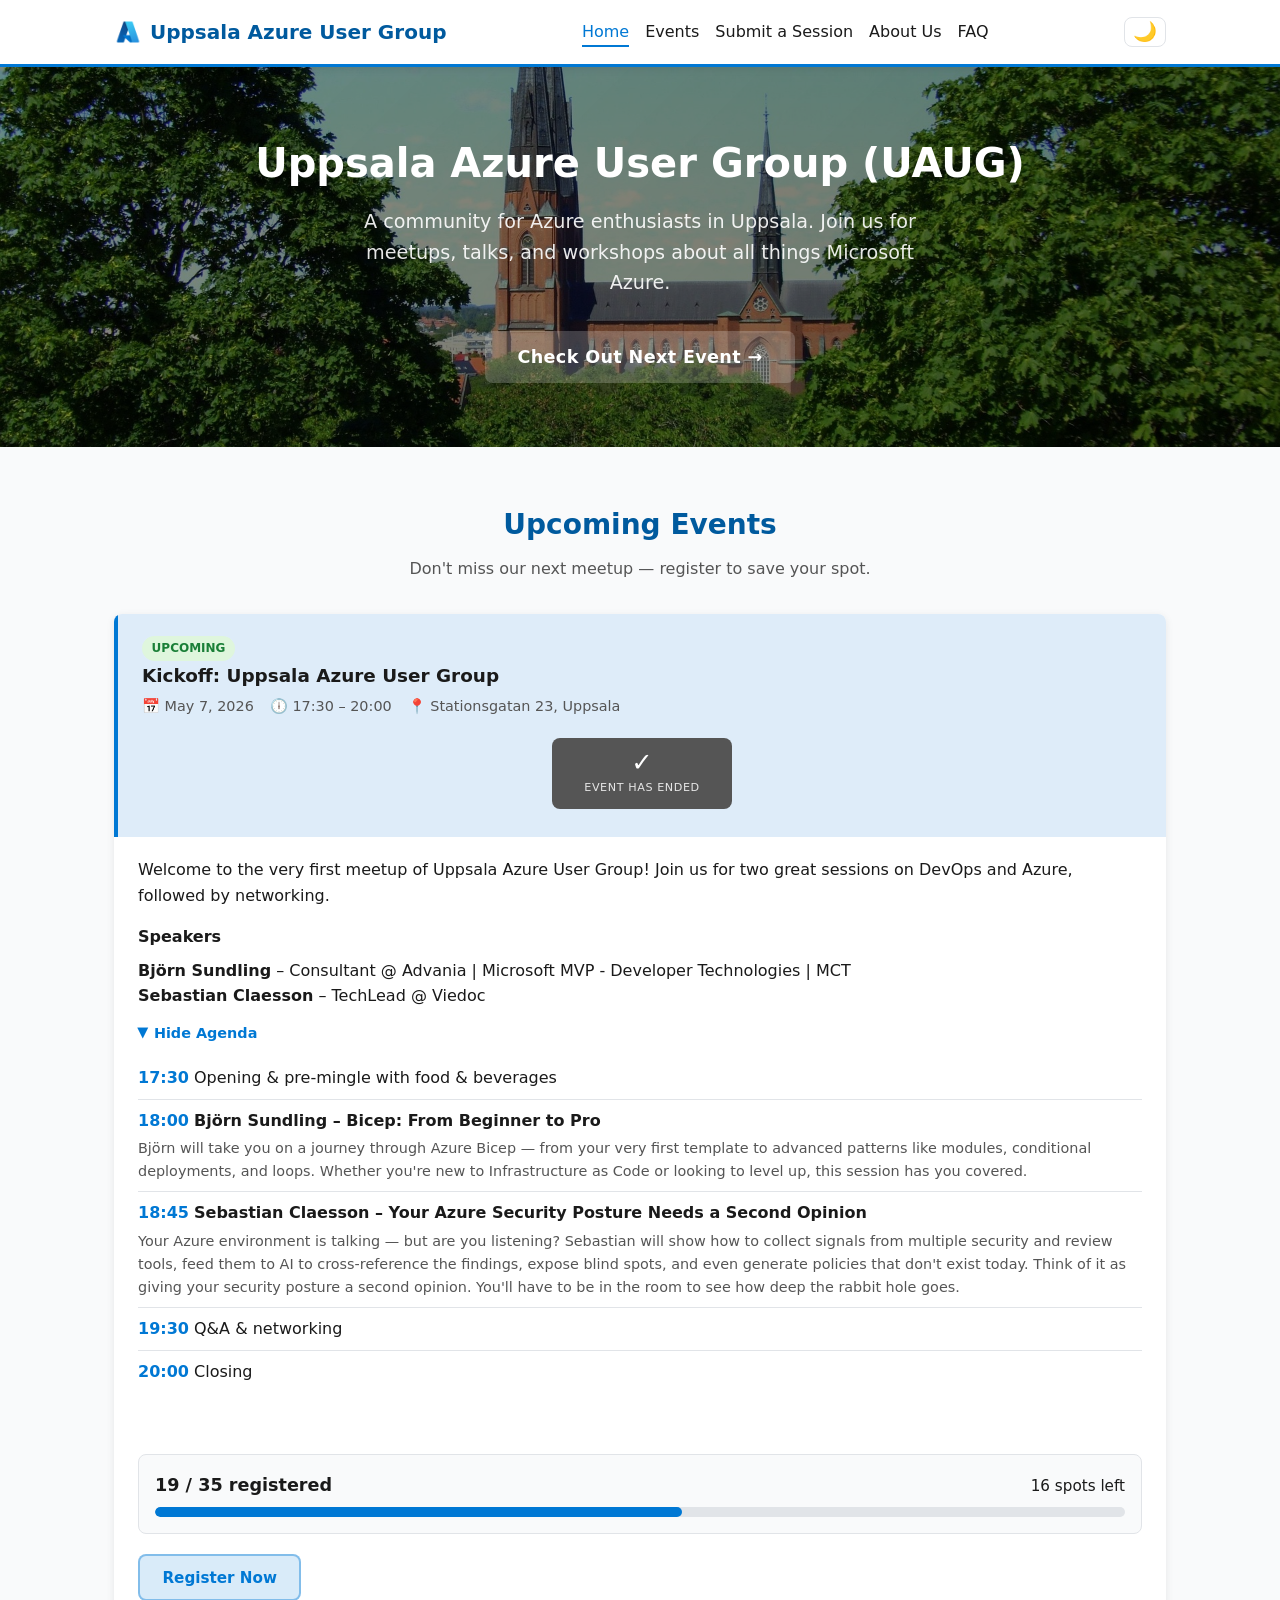
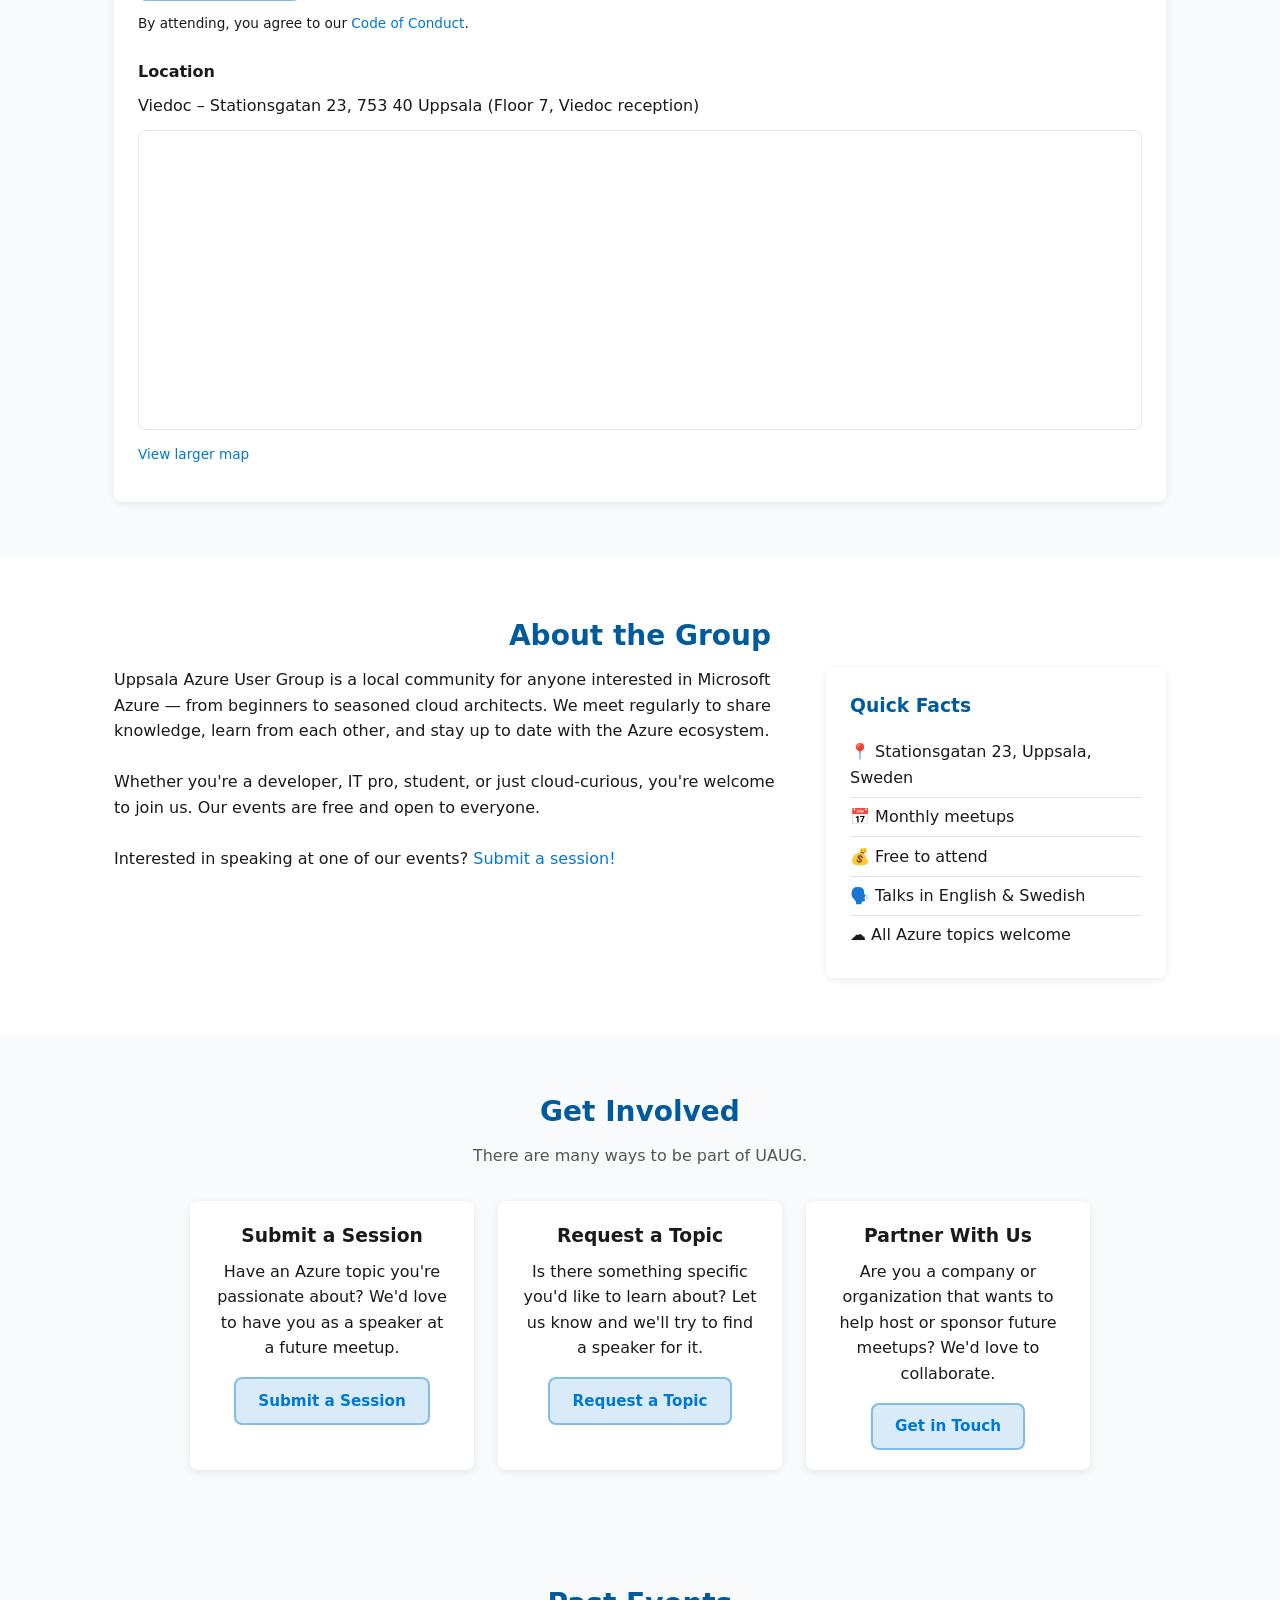
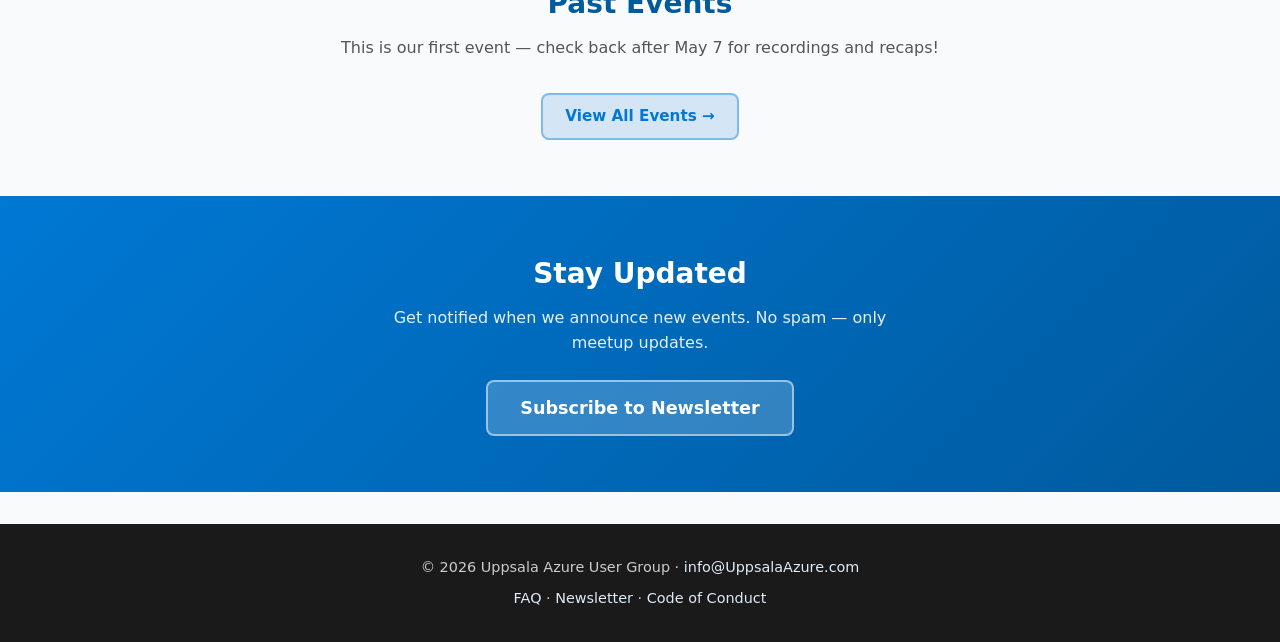
<file: index.html>
<!DOCTYPE html>
<html lang="en">
<head>
  <!-- Google tag (gtag.js) -->
  <script async src="https://www.googletagmanager.com/gtag/js?id=G-G1XQ7GH321"></script>
  <script>
    window.dataLayer = window.dataLayer || [];
    function gtag(){dataLayer.push(arguments);}
    gtag('js', new Date());
    gtag('config', 'G-G1XQ7GH321');
  </script>
  <meta charset="UTF-8" />
  <meta name="viewport" content="width=device-width, initial-scale=1.0" />
  <title>Uppsala Azure User Group</title>
  <meta name="description" content="Uppsala Azure User Group – community meetups, talks, and workshops about Microsoft Azure in Uppsala, Sweden." />
  <meta name="keywords" content="Uppsala Azure User Group, UAUG, Microsoft Azure, cloud computing, meetups, Uppsala, Sweden, Azure community, workshops, tech events" />
  <link rel="canonical" href="https://uppsalaazure.com/index.html" />

  <!-- Open Graph -->
  <meta property="og:title" content="Uppsala Azure User Group" />
  <meta property="og:description" content="A community for Azure enthusiasts in Uppsala, Sweden. Join us for meetups, talks, and workshops about Microsoft Azure and cloud technologies." />
  <meta property="og:type" content="website" />
  <meta property="og:url" content="https://uppsalaazure.com/index.html" />
  <meta property="og:image" content="https://uppsalaazure.com/images/luboshouska-uppsala-434006_1920.jpg" />
  <meta property="og:site_name" content="Uppsala Azure User Group" />
  <meta property="og:locale" content="en_US" />

  <!-- Twitter Card -->
  <meta name="twitter:card" content="summary_large_image" />
  <meta name="twitter:title" content="Uppsala Azure User Group" />
  <meta name="twitter:description" content="A community for Azure enthusiasts in Uppsala, Sweden. Join us for meetups, talks, and workshops about Microsoft Azure and cloud technologies." />
  <meta name="twitter:image" content="https://uppsalaazure.com/images/luboshouska-uppsala-434006_1920.jpg" />

  <!-- Structured Data -->
  <script type="application/ld+json">
  {
    "@context": "https://schema.org",
    "@type": "Organization",
    "name": "Uppsala Azure User Group",
    "alternateName": "UAUG",
    "url": "https://uppsalaazure.com/",
    "logo": "https://uppsalaazure.com/images/Azure.png",
    "description": "A community for Azure enthusiasts in Uppsala, Sweden. Meetups, talks, and workshops about Microsoft Azure and cloud technologies.",
    "address": {
      "@type": "PostalAddress",
      "addressLocality": "Uppsala",
      "addressCountry": "SE"
    },
    "sameAs": []
  }
  </script>

  <link rel="icon" type="image/png" href="images/Azure.png" />
  <link rel="stylesheet" href="css/style.css?v=2" />
</head>
<body>

  <!-- Header -->
  <header class="site-header">
    <div class="container">
      <a href="index.html" class="logo">
        <img src="images/Azure.png" alt="Azure logo" />
        Uppsala Azure User Group
      </a>
      <button class="nav-toggle" aria-label="Toggle navigation">
        <span></span><span></span><span></span>
      </button>
      <ul class="nav-links">
        <li><a href="index.html">Home</a></li>
        <li><a href="events.html">Events</a></li>
        <li><a href="submit-session.html">Submit a Session</a></li>
        <li><a href="about.html">About Us</a></li>
        <li><a href="faq.html">FAQ</a></li>
      </ul>
      <button class="theme-toggle" aria-label="Toggle dark mode"></button>
    </div>
  </header>

  <!-- Hero -->
  <section class="hero">
    <div class="container">
      <h1>Uppsala Azure User Group (UAUG)</h1>
      <p>A community for Azure enthusiasts in Uppsala. Join us for meetups, talks, and workshops about all things Microsoft Azure.</p>
      <a href="events.html#upcoming" class="btn btn-hero">Check Out Next Event →</a>
    </div>
  </section>

  <!-- Upcoming Events -->
  <section class="section">
    <div class="container">
      <h2 class="section-title">Upcoming Events</h2>
      <p class="section-subtitle">Don't miss our next meetup — register to save your spot.</p>

      <div class="event-grid">

        <div class="event-card" data-status="upcoming">
          <div class="event-card-header">
            <span class="badge badge-upcoming">Upcoming</span>
            <h3>Kickoff: Uppsala Azure User Group</h3>
            <div class="event-meta">
              <span>📅 May 7, 2026</span>
              <span>🕕 17:30 – 20:00</span>
              <span>📍 Stationsgatan 23, Uppsala</span>
            </div>
            <div class="countdown" data-event-date="2026-05-07T15:30:00Z">
              <div class="countdown-item"><span class="countdown-number" id="cd-days">--</span><span class="countdown-label">Days</span></div>
              <div class="countdown-item"><span class="countdown-number" id="cd-hours">--</span><span class="countdown-label">Hours</span></div>
              <div class="countdown-item"><span class="countdown-number" id="cd-mins">--</span><span class="countdown-label">Minutes</span></div>
              <div class="countdown-item"><span class="countdown-number" id="cd-secs">--</span><span class="countdown-label">Seconds</span></div>
            </div>
          </div>
          <div class="event-card-body">
            <p>Welcome to the very first meetup of Uppsala Azure User Group! Join us for two great sessions on DevOps and Azure, followed by networking.</p>

            <h4 style="margin: 1rem 0 0.5rem;">Speakers</h4>
            <ul style="list-style: none; margin-bottom: 1rem;">
              <li><strong>Björn Sundling</strong> – Consultant @ Advania | Microsoft MVP - Developer Technologies | MCT</li>
              <li><strong>Sebastian Claesson</strong> – TechLead @ Viedoc</li>
            </ul>

            <button class="agenda-toggle open"><span class="arrow">▶</span> Hide Agenda</button>
            <div class="agenda-content open">
              <ul class="agenda">
                <li><span class="agenda-time">17:30</span> Opening &amp; pre-mingle with food &amp; beverages</li>
                <li>
                  <div><span class="agenda-time">18:00</span> <strong>Björn Sundling – Bicep: From Beginner to Pro</strong></div>
                  <p style="color: var(--text-light); margin: 0.25rem 0 0 0; font-size: 0.9rem;">Björn will take you on a journey through Azure Bicep — from your very first template to advanced patterns like modules, conditional deployments, and loops. Whether you're new to Infrastructure as Code or looking to level up, this session has you covered.</p>
                </li>
                <li>
                  <div><span class="agenda-time">18:45</span> <strong>Sebastian Claesson – Your Azure Security Posture Needs a Second Opinion</strong></div>
                  <p style="color: var(--text-light); margin: 0.25rem 0 0 0; font-size: 0.9rem;">Your Azure environment is talking — but are you listening? Sebastian will show how to collect signals from multiple security and review tools, feed them to AI to cross-reference the findings, expose blind spots, and even generate policies that don't exist today. Think of it as giving your security posture a second opinion. You'll have to be in the room to see how deep the rabbit hole goes.</p>
                </li>
                <li><span class="agenda-time">19:30</span> Q&amp;A &amp; networking</li>
                <li><span class="agenda-time">20:00</span> Closing</li>
              </ul>
            </div>
            <br />
            <!-- Registration counter: update REGISTERED in main.js -->
            <div class="reg-counter" data-capacity="35">
              <div class="reg-counter-label">
                <strong><span class="reg-count">0</span> / 35 registered</strong>
                <span class="reg-spots">35 spots left</span>
              </div>
              <div class="reg-counter-bar">
                <div class="reg-counter-fill" style="width: 0%;"></div>
              </div>
            </div>

            <a href="events.html#register" class="btn btn-primary">Register Now</a>
            <p style="font-size: 0.85rem; margin-top: 0.75rem;">By attending, you agree to our <a href="about.html#code-of-conduct">Code of Conduct</a>.</p>

            <h4 style="margin: 1.5rem 0 0.5rem;">Location</h4>
            <p style="margin-bottom: 0.75rem;">Viedoc – Stationsgatan 23, 753 40 Uppsala (Floor 7, Viedoc reception)</p>
            <iframe
              src="https://www.google.com/maps/embed?pb=!1m18!1m12!1m3!1d2001.5!2d17.6525!3d59.8562!2m3!1f0!2f0!3f0!3m2!1i1024!2i768!4f13.1!3m3!1m2!1s0x465fcbf0e8b6e3d3%3A0x0!2sStationsgatan%2023%2C%20753%2040%20Uppsala!5e0!3m2!1ssv!2sse!4v1"
              width="100%"
              height="300"
              allowfullscreen=""
              style="border: 1px solid var(--border); border-radius: var(--radius);"
              loading="lazy"
              referrerpolicy="no-referrer-when-downgrade"
              title="Event location – Stationsgatan 23, Uppsala"
            ></iframe>
            <p style="font-size: 0.85rem; margin-top: 0.4rem;"><a href="https://www.google.com/maps/search/Stationsgatan+23,+753+40+Uppsala" target="_blank" rel="noopener">View larger map</a></p>
          </div>
        </div>

      </div>
    </div>
  </section>

  <!-- About -->
  <section class="section" style="background: var(--white);">
    <div class="container">
      <h2 class="section-title">About the Group</h2>
      <div class="about-content">
        <div>
          <p>Uppsala Azure User Group is a local community for anyone interested in Microsoft Azure — from beginners to seasoned cloud architects. We meet regularly to share knowledge, learn from each other, and stay up to date with the Azure ecosystem.</p>
          <br />
          <p>Whether you're a developer, IT pro, student, or just cloud-curious, you're welcome to join us. Our events are free and open to everyone.</p>
          <br />
          <p>Interested in speaking at one of our events? <a href="submit-session.html">Submit a session!</a></p>
        </div>
        <div class="about-sidebar">
          <h3>Quick Facts</h3>
          <ul>
            <li>📍 Stationsgatan 23, Uppsala, Sweden</li>
            <li>📅 Monthly meetups</li>
            <li>💰 Free to attend</li>
            <li>🗣️ Talks in English &amp; Swedish</li>
            <li>☁️ All Azure topics welcome</li>
          </ul>
        </div>
      </div>
    </div>
  </section>

  <!-- Get Involved -->
  <section class="section">
    <div class="container">
      <h2 class="section-title">Get Involved</h2>
      <p class="section-subtitle">There are many ways to be part of UAUG.</p>
      <div class="event-grid" style="grid-template-columns: repeat(auto-fit, minmax(280px, 1fr)); max-width: 900px; margin: 0 auto;">
        <div class="event-card">
          <div class="event-card-body" style="text-align: center;">
            <h3 style="margin-bottom: 0.5rem;">Submit a Session</h3>
            <p>Have an Azure topic you're passionate about? We'd love to have you as a speaker at a future meetup.</p>
            <a href="submit-session.html" class="btn btn-outline-blue">Submit a Session</a>
          </div>
        </div>
        <div class="event-card">
          <div class="event-card-body" style="text-align: center;">
            <h3 style="margin-bottom: 0.5rem;">Request a Topic</h3>
            <p>Is there something specific you'd like to learn about? Let us know and we'll try to find a speaker for it.</p>
            <a href="mailto:info@UppsalaAzure.com?subject=Topic%20Request" class="btn btn-outline-blue">Request a Topic</a>
          </div>
        </div>
        <div class="event-card">
          <div class="event-card-body" style="text-align: center;">
            <h3 style="margin-bottom: 0.5rem;">Partner With Us</h3>
            <p>Are you a company or organization that wants to help host or sponsor future meetups? We'd love to collaborate.</p>
            <a href="mailto:info@UppsalaAzure.com?subject=Partnership%20Inquiry" class="btn btn-outline-blue">Get in Touch</a>
          </div>
        </div>
      </div>
    </div>
  </section>

  <!-- All Events link -->
  <section class="section">
    <div class="container" style="text-align: center;">
      <h2 class="section-title">Past Events</h2>
      <p class="section-subtitle">This is our first event — check back after May 7 for recordings and recaps!</p>
      <a href="events.html" class="btn btn-outline-blue">View All Events →</a>
    </div>
  </section>

  <!-- Newsletter CTA -->
  <section class="section newsletter-cta">
    <div class="container" style="text-align: center; max-width: 600px;">
      <h2 class="section-title" style="color: #ffffff;">Stay Updated</h2>
      <p style="color: rgba(255,255,255,0.9); margin-bottom: 1.5rem;">Get notified when we announce new events. No spam — only meetup updates.</p>
      <a href="newsletter.html" class="btn btn-outline" style="font-size: 1.1rem; padding: 0.75rem 2rem;">Subscribe to Newsletter</a>
    </div>
  </section>

  <!-- Footer -->
  <footer class="site-footer">
    <div class="container">
      <p>© 2026 Uppsala Azure User Group · <a href="mailto:info@UppsalaAzure.com">info@UppsalaAzure.com</a></p>
      <p style="margin-top: 0.5rem;"><a href="faq.html">FAQ</a> · <a href="newsletter.html">Newsletter</a> · <a href="about.html#code-of-conduct">Code of Conduct</a></p>
    </div>
  </footer>

  <script src="js/main.js?v=2"></script>
</body>
</html>
</file>
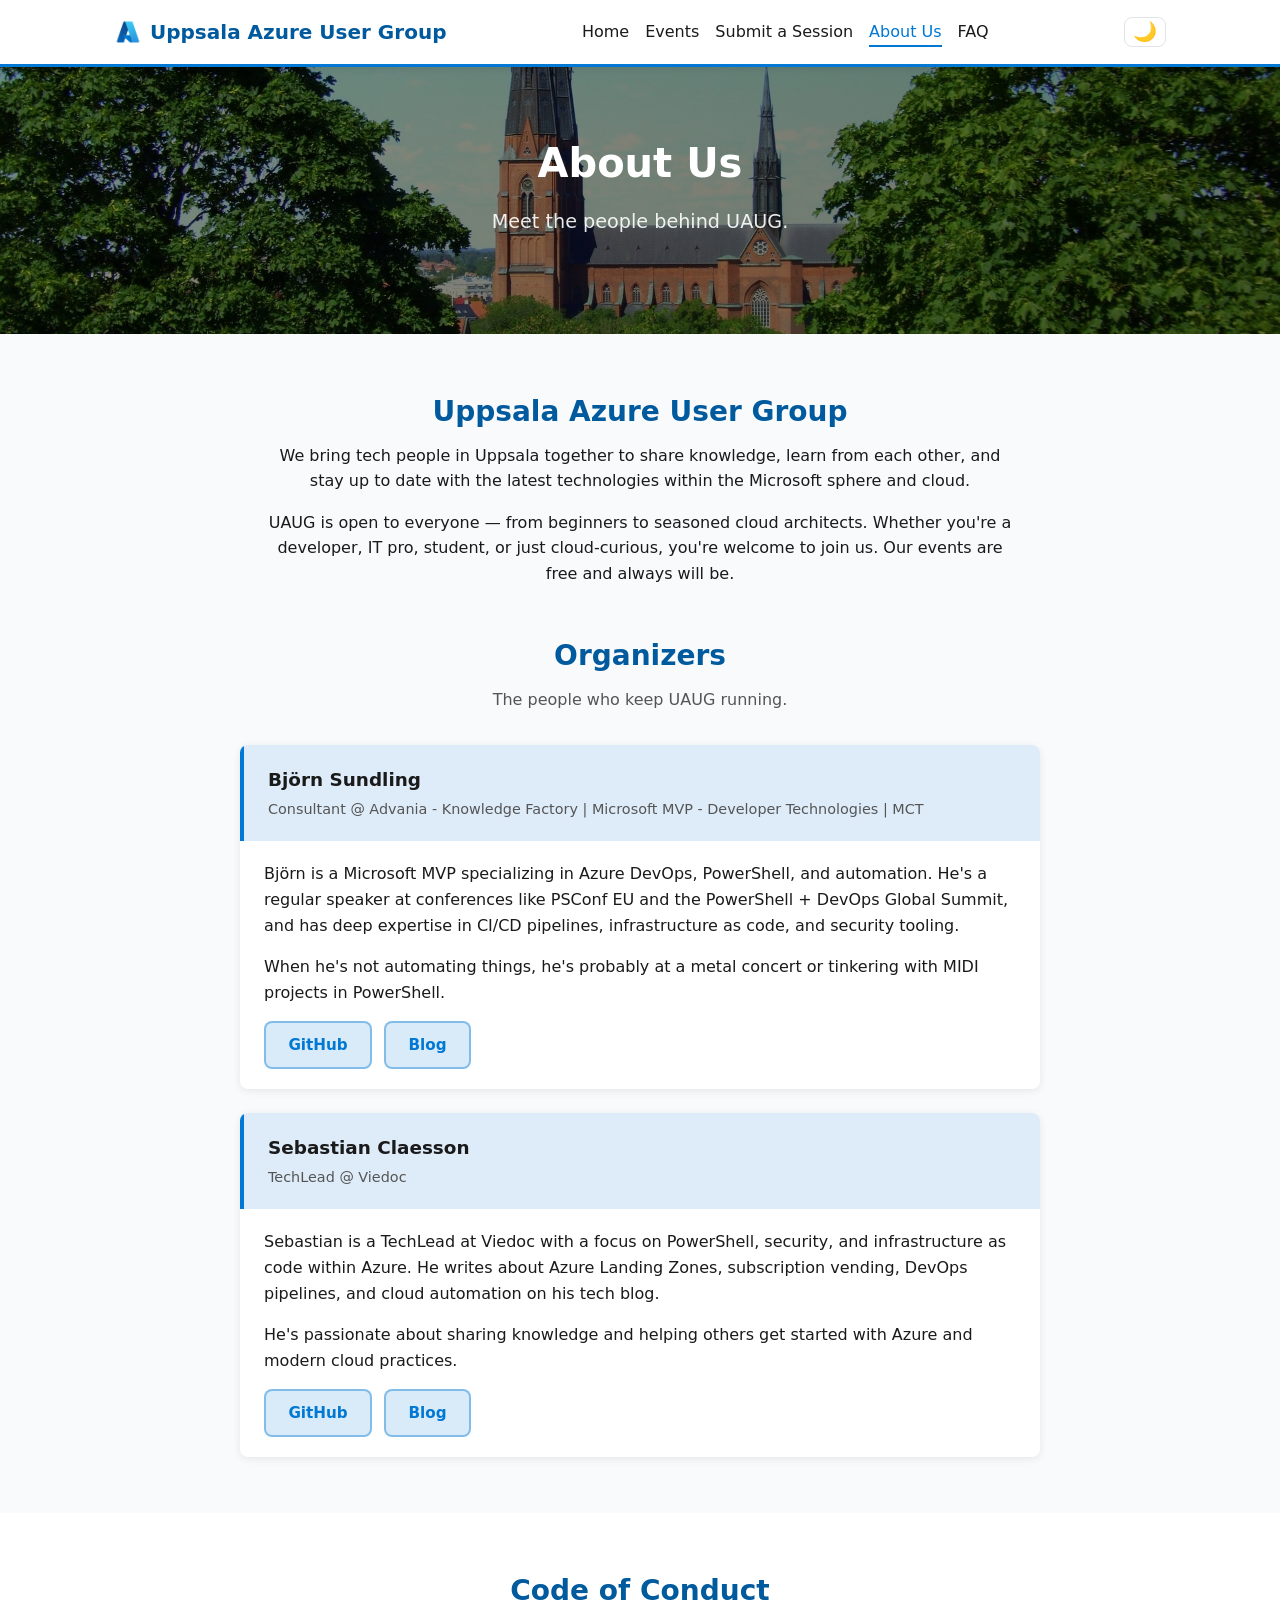
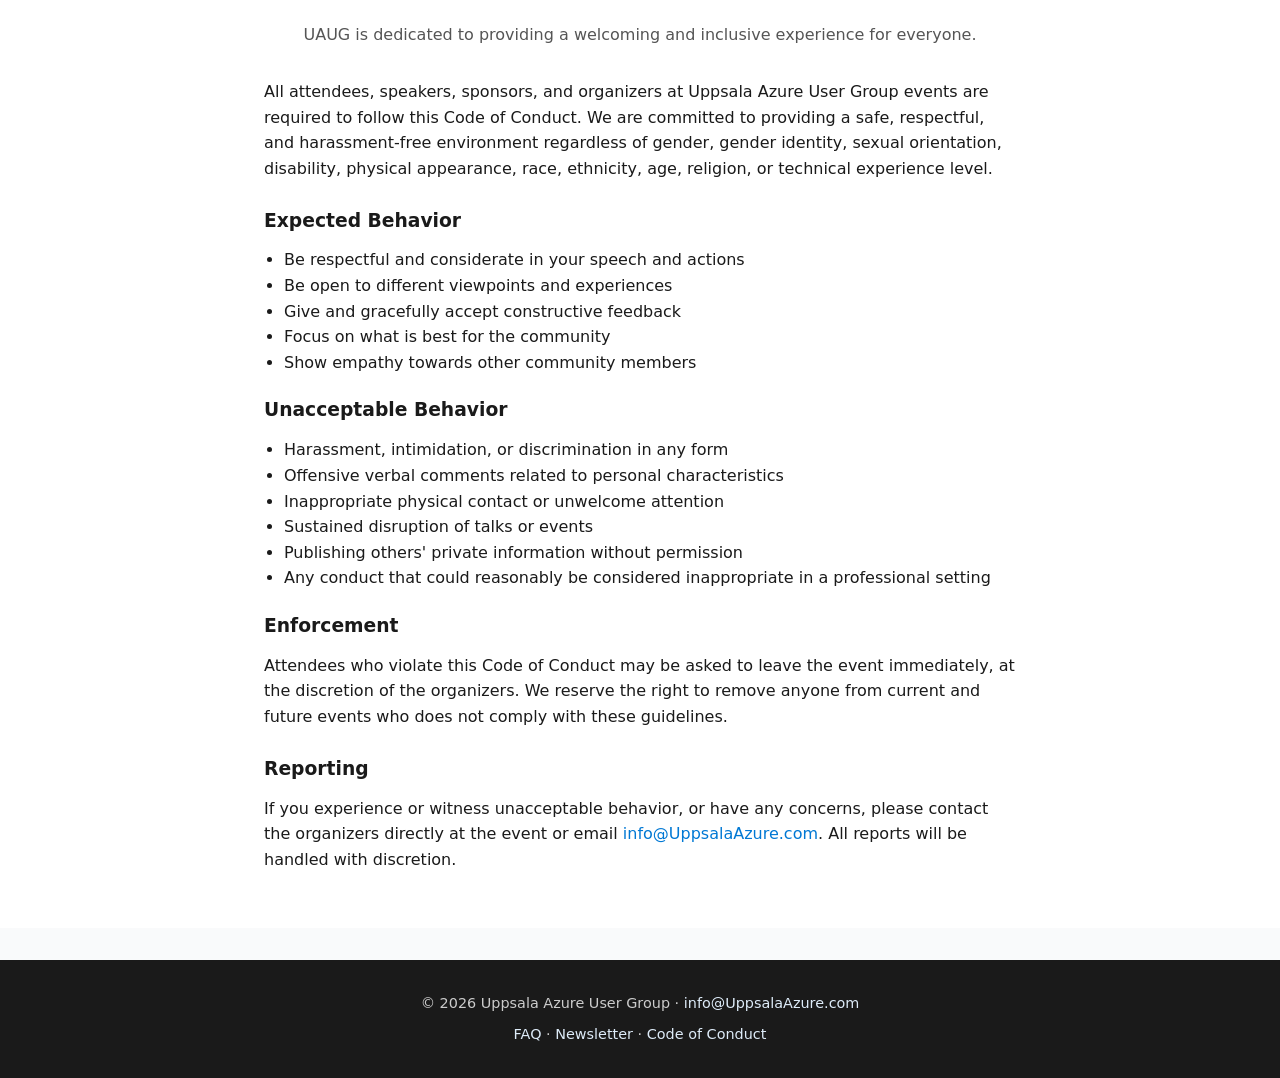
<file: about.html>
<!DOCTYPE html>
<html lang="en">
<head>
  <!-- Google tag (gtag.js) -->
  <script async src="https://www.googletagmanager.com/gtag/js?id=G-G1XQ7GH321"></script>
  <script>
    window.dataLayer = window.dataLayer || [];
    function gtag(){dataLayer.push(arguments);}
    gtag('js', new Date());
    gtag('config', 'G-G1XQ7GH321');
  </script>
  <meta charset="UTF-8" />
  <meta name="viewport" content="width=device-width, initial-scale=1.0" />
  <title>About Us – Uppsala Azure User Group</title>
  <meta name="description" content="Meet the organizers behind the Uppsala Azure User Group (UAUG). Learn about our mission to build an Azure and cloud technology community in Uppsala, Sweden." />
  <meta name="keywords" content="about UAUG, Uppsala Azure organizers, Azure user group team, Microsoft Azure community Uppsala, cloud technology Sweden" />
  <link rel="canonical" href="https://uppsalaazure.com/about.html" />

  <!-- Open Graph -->
  <meta property="og:title" content="About Us – Uppsala Azure User Group" />
  <meta property="og:description" content="Meet the organizers behind the Uppsala Azure User Group (UAUG). Learn about our mission to build an Azure and cloud technology community in Uppsala, Sweden." />
  <meta property="og:type" content="website" />
  <meta property="og:url" content="https://uppsalaazure.com/about.html" />
  <meta property="og:image" content="https://uppsalaazure.com/images/luboshouska-uppsala-434006_1920.jpg" />
  <meta property="og:site_name" content="Uppsala Azure User Group" />
  <meta property="og:locale" content="en_US" />

  <!-- Twitter Card -->
  <meta name="twitter:card" content="summary_large_image" />
  <meta name="twitter:title" content="About Us – Uppsala Azure User Group" />
  <meta name="twitter:description" content="Meet the organizers behind the Uppsala Azure User Group (UAUG). Learn about our mission to build an Azure and cloud technology community in Uppsala, Sweden." />
  <meta name="twitter:image" content="https://uppsalaazure.com/images/luboshouska-uppsala-434006_1920.jpg" />

  <!-- Structured Data -->
  <script type="application/ld+json">
  {
    "@context": "https://schema.org",
    "@type": "AboutPage",
    "name": "About Us – Uppsala Azure User Group",
    "description": "Meet the organizers behind the Uppsala Azure User Group (UAUG) in Uppsala, Sweden.",
    "url": "https://uppsalaazure.com/about.html",
    "mainEntity": {
      "@type": "Organization",
      "name": "Uppsala Azure User Group",
      "alternateName": "UAUG",
      "address": {
        "@type": "PostalAddress",
        "addressLocality": "Uppsala",
        "addressCountry": "SE"
      }
    }
  }
  </script>

  <link rel="icon" type="image/png" href="images/Azure.png" />
  <link rel="stylesheet" href="css/style.css?v=2" />
</head>
<body>

  <!-- Header -->
  <header class="site-header">
    <div class="container">
      <a href="index.html" class="logo">
        <img src="images/Azure.png" alt="Azure logo" />
        Uppsala Azure User Group
      </a>
      <button class="nav-toggle" aria-label="Toggle navigation">
        <span></span><span></span><span></span>
      </button>
      <ul class="nav-links">
        <li><a href="index.html">Home</a></li>
        <li><a href="events.html">Events</a></li>
        <li><a href="submit-session.html">Submit a Session</a></li>
        <li><a href="about.html">About Us</a></li>
        <li><a href="faq.html">FAQ</a></li>
      </ul>
      <button class="theme-toggle" aria-label="Toggle dark mode"></button>
    </div>
  </header>

  <!-- Page Header -->
  <section class="hero">
    <div class="container">
      <h1>About Us</h1>
      <p>Meet the people behind UAUG.</p>
    </div>
  </section>

  <!-- About the group -->
  <section class="section">
    <div class="container">
      <h2 class="section-title">Uppsala Azure User Group</h2>
      <p style="max-width: 750px; margin: 0 auto 1rem; text-align: center;">
        We bring tech people in Uppsala together to share knowledge, learn from each other, and stay up to date with the latest technologies within the Microsoft sphere and cloud.
      </p>
      <p style="max-width: 750px; margin: 0 auto 2rem; text-align: center;">
        UAUG is open to everyone — from beginners to seasoned cloud architects. Whether you're a developer, IT pro, student, or just cloud-curious, you're welcome to join us. Our events are free and always will be.
      </p>

      <h2 class="section-title" style="margin-top: 3rem;">Organizers</h2>
      <p class="section-subtitle">The people who keep UAUG running.</p>

      <div class="event-grid" style="max-width: 800px; margin: 0 auto;">

        <!-- Björn Sundling -->
        <div class="event-card">
          <div class="event-card-header">
            <h3>Björn Sundling</h3>
            <div class="event-meta">
              <span>Consultant @ Advania - Knowledge Factory | Microsoft MVP - Developer Technologies | MCT</span>
            </div>
          </div>
          <div class="event-card-body">
            <p>Björn is a Microsoft MVP specializing in Azure DevOps, PowerShell, and automation. He's a regular speaker at conferences like PSConf EU and the PowerShell + DevOps Global Summit, and has deep expertise in CI/CD pipelines, infrastructure as code, and security tooling.</p>
            <p>When he's not automating things, he's probably at a metal concert or tinkering with MIDI projects in PowerShell.</p>

            <div style="display: flex; gap: 0.75rem; margin-top: 1rem; flex-wrap: wrap;">
              <a href="https://github.com/bjompen" target="_blank" rel="noopener" class="btn btn-outline-blue">GitHub</a>
              <a href="https://bjompen.com/#/" target="_blank" rel="noopener" class="btn btn-outline-blue">Blog</a>
            </div>
          </div>
        </div>

        <!-- Sebastian Claesson -->
        <div class="event-card">
          <div class="event-card-header">
            <h3>Sebastian Claesson</h3>
            <div class="event-meta">
              <span>TechLead @ Viedoc</span>
            </div>
          </div>
          <div class="event-card-body">
            <p>Sebastian is a TechLead at Viedoc with a focus on PowerShell, security, and infrastructure as code within Azure. He writes about Azure Landing Zones, subscription vending, DevOps pipelines, and cloud automation on his tech blog.</p>
            <p>He's passionate about sharing knowledge and helping others get started with Azure and modern cloud practices.</p>

            <div style="display: flex; gap: 0.75rem; margin-top: 1rem; flex-wrap: wrap;">
              <a href="https://github.com/SebastianClaesson" target="_blank" rel="noopener" class="btn btn-outline-blue">GitHub</a>
              <a href="https://blog.sebastianclaesson.se/" target="_blank" rel="noopener" class="btn btn-outline-blue">Blog</a>
            </div>
          </div>
        </div>

      </div>
    </div>
  </section>

  <!-- Code of Conduct -->
  <section id="code-of-conduct" class="section" style="background: var(--white);">
    <div class="container" style="max-width: 800px;">
      <h2 class="section-title">Code of Conduct</h2>
      <p class="section-subtitle">UAUG is dedicated to providing a welcoming and inclusive experience for everyone.</p>

      <p>All attendees, speakers, sponsors, and organizers at Uppsala Azure User Group events are required to follow this Code of Conduct. We are committed to providing a safe, respectful, and harassment-free environment regardless of gender, gender identity, sexual orientation, disability, physical appearance, race, ethnicity, age, religion, or technical experience level.</p>

      <h3 style="margin-top: 1.5rem; margin-bottom: 0.75rem;">Expected Behavior</h3>
      <ul style="margin-left: 1.25rem; margin-bottom: 1.25rem;">
        <li>Be respectful and considerate in your speech and actions</li>
        <li>Be open to different viewpoints and experiences</li>
        <li>Give and gracefully accept constructive feedback</li>
        <li>Focus on what is best for the community</li>
        <li>Show empathy towards other community members</li>
      </ul>

      <h3 style="margin-bottom: 0.75rem;">Unacceptable Behavior</h3>
      <ul style="margin-left: 1.25rem; margin-bottom: 1.25rem;">
        <li>Harassment, intimidation, or discrimination in any form</li>
        <li>Offensive verbal comments related to personal characteristics</li>
        <li>Inappropriate physical contact or unwelcome attention</li>
        <li>Sustained disruption of talks or events</li>
        <li>Publishing others' private information without permission</li>
        <li>Any conduct that could reasonably be considered inappropriate in a professional setting</li>
      </ul>

      <h3 style="margin-bottom: 0.75rem;">Enforcement</h3>
      <p>Attendees who violate this Code of Conduct may be asked to leave the event immediately, at the discretion of the organizers. We reserve the right to remove anyone from current and future events who does not comply with these guidelines.</p>

      <h3 style="margin-top: 1.5rem; margin-bottom: 0.75rem;">Reporting</h3>
      <p>If you experience or witness unacceptable behavior, or have any concerns, please contact the organizers directly at the event or email <a href="mailto:info@UppsalaAzure.com">info@UppsalaAzure.com</a>. All reports will be handled with discretion.</p>
    </div>
  </section>

  <!-- Footer -->
  <footer class="site-footer">
    <div class="container">
      <p>© 2026 Uppsala Azure User Group · <a href="mailto:info@UppsalaAzure.com">info@UppsalaAzure.com</a></p>
      <p style="margin-top: 0.5rem;"><a href="faq.html">FAQ</a> · <a href="newsletter.html">Newsletter</a> · <a href="about.html#code-of-conduct">Code of Conduct</a></p>
    </div>
  </footer>

  <script src="js/main.js?v=2"></script>
</body>
</html>
</file>
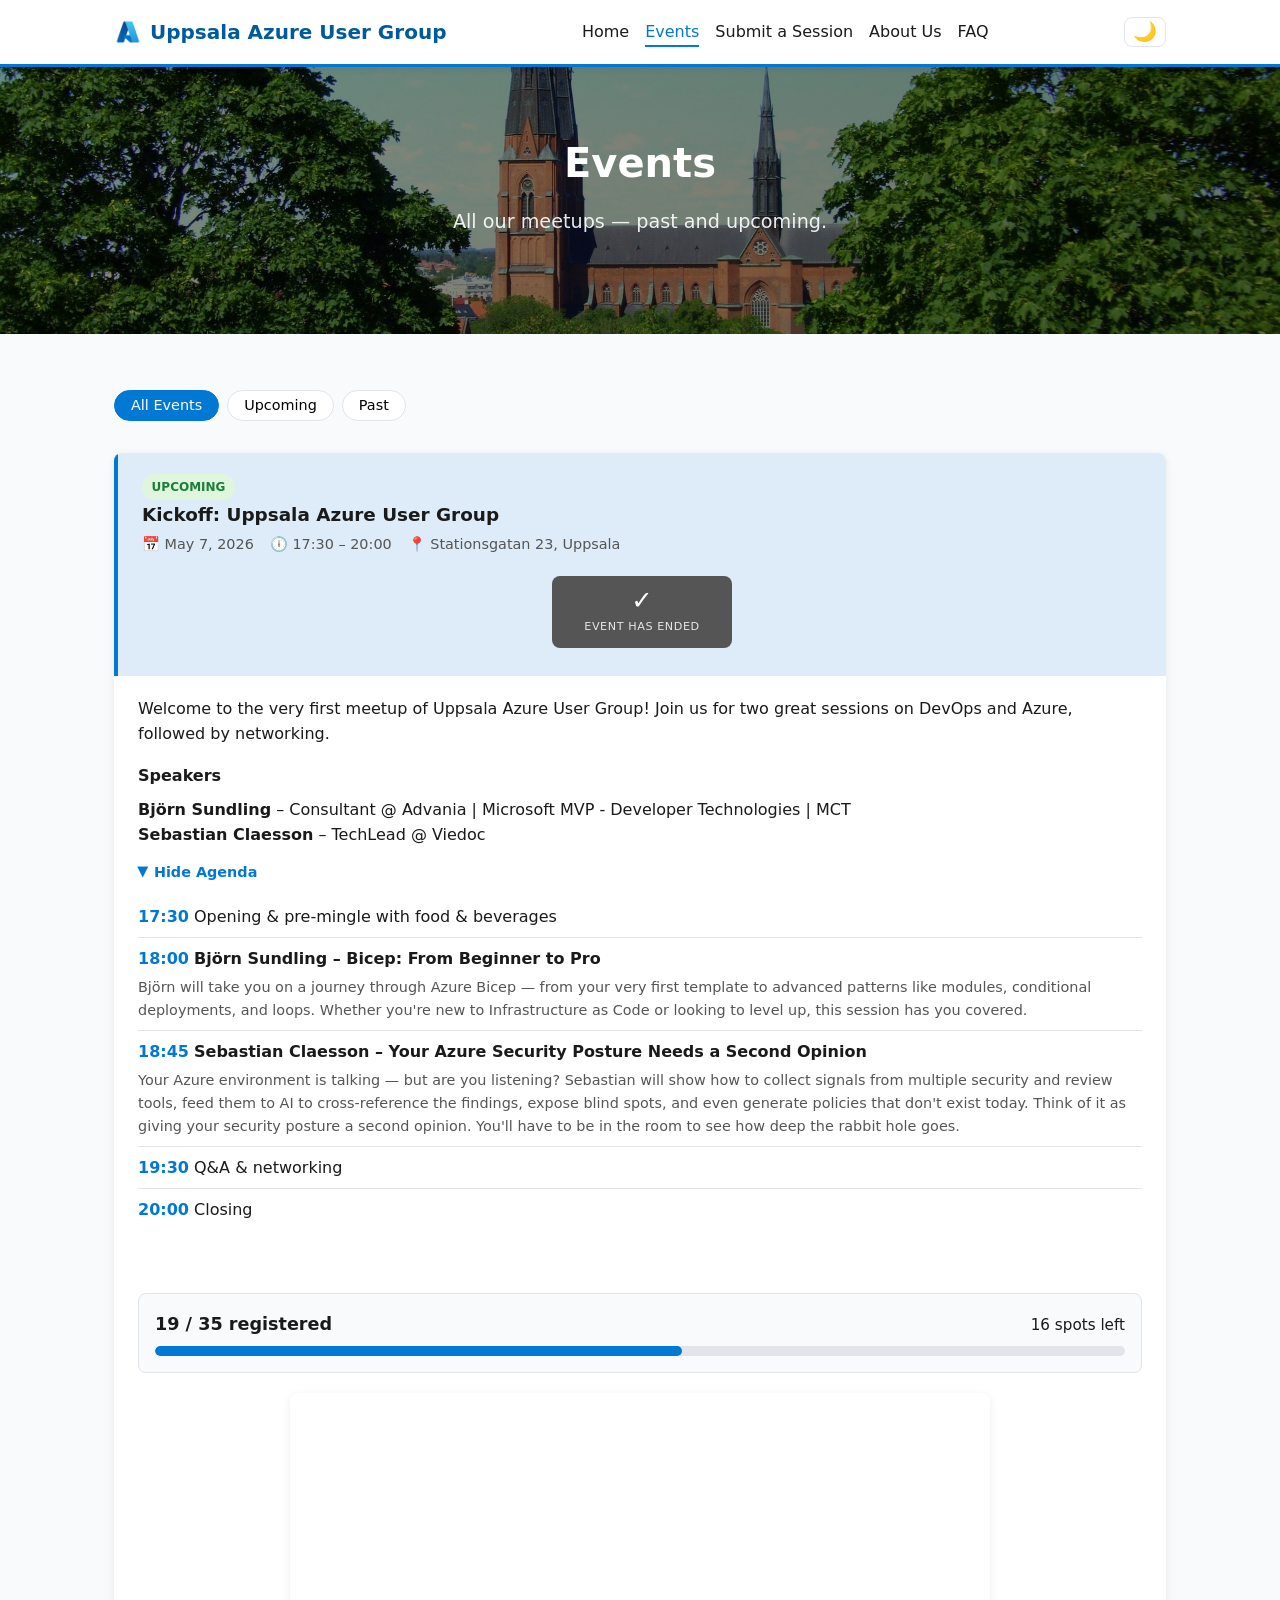
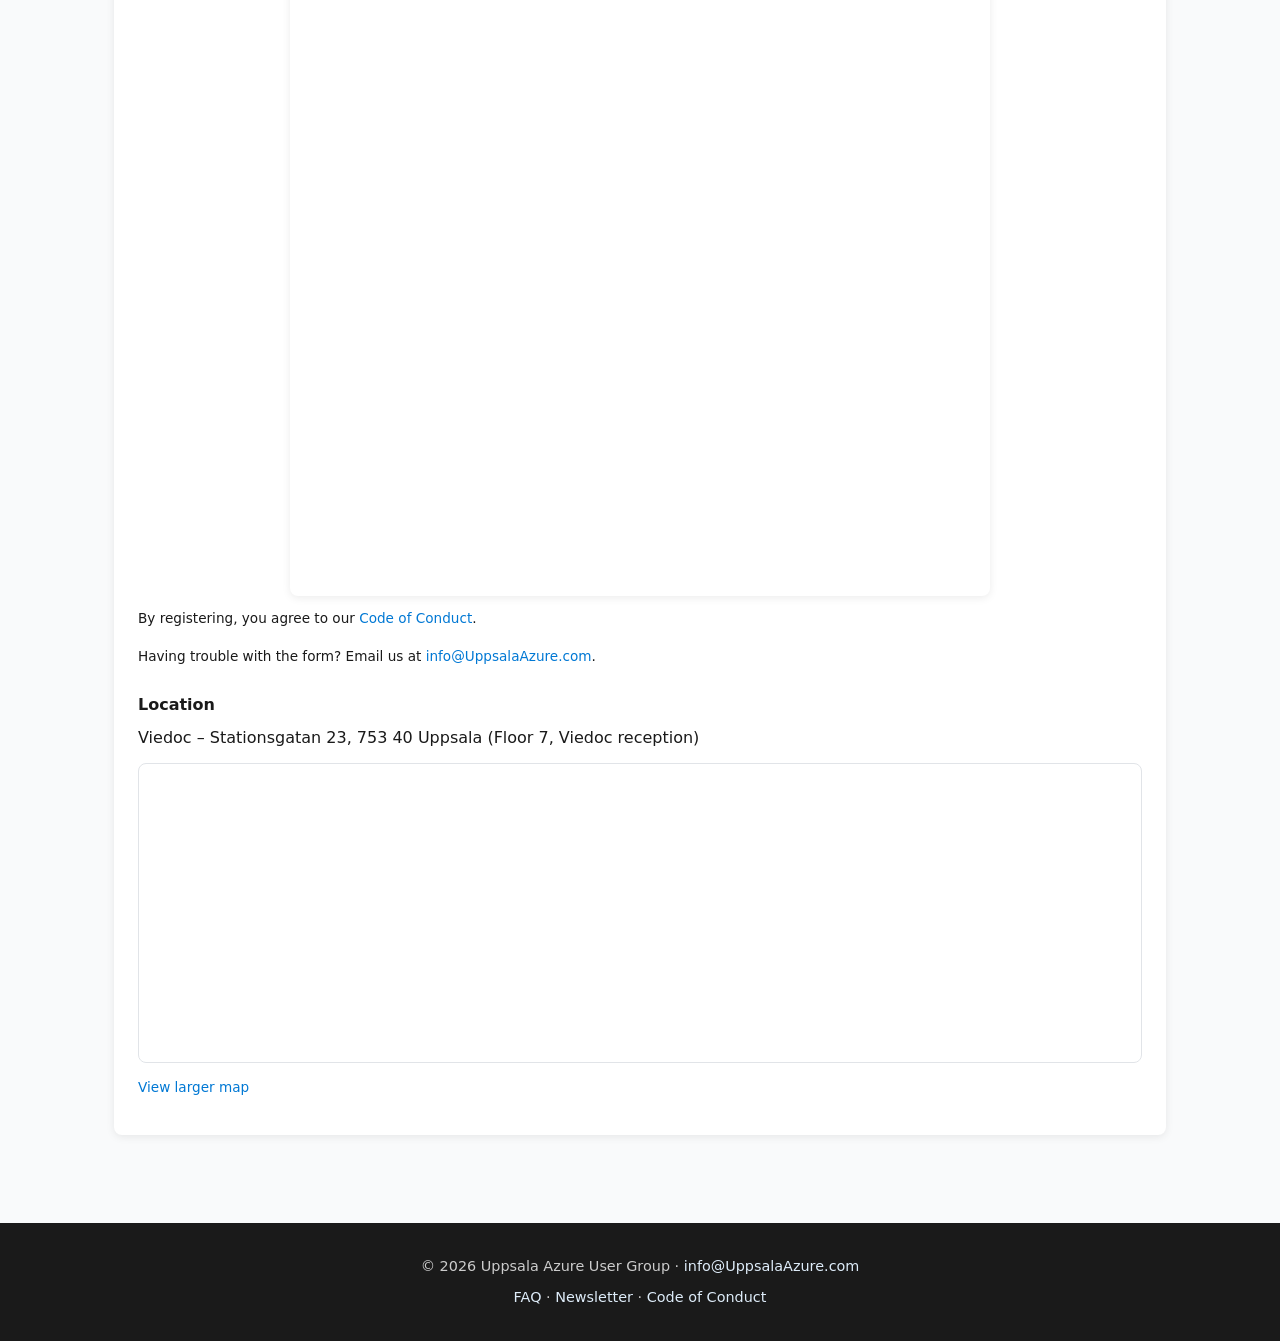
<file: events.html>
<!DOCTYPE html>
<html lang="en">
<head>
  <!-- Google tag (gtag.js) -->
  <script async src="https://www.googletagmanager.com/gtag/js?id=G-G1XQ7GH321"></script>
  <script>
    window.dataLayer = window.dataLayer || [];
    function gtag(){dataLayer.push(arguments);}
    gtag('js', new Date());
    gtag('config', 'G-G1XQ7GH321');
  </script>
  <meta charset="UTF-8" />
  <meta name="viewport" content="width=device-width, initial-scale=1.0" />
  <title>Events – Uppsala Azure User Group</title>
  <meta name="description" content="Browse upcoming and past events from the Uppsala Azure User Group. Find Azure meetups, talks, and workshops in Uppsala, Sweden." />
  <meta name="keywords" content="Uppsala Azure events, UAUG meetups, Azure workshops, Microsoft Azure talks, cloud computing events, Uppsala Sweden tech events" />
  <link rel="canonical" href="https://uppsalaazure.com/events.html" />

  <!-- Open Graph -->
  <meta property="og:title" content="Events – Uppsala Azure User Group" />
  <meta property="og:description" content="Browse upcoming and past events from the Uppsala Azure User Group. Find Azure meetups, talks, and workshops in Uppsala, Sweden." />
  <meta property="og:type" content="website" />
  <meta property="og:url" content="https://uppsalaazure.com/events.html" />
  <meta property="og:image" content="https://uppsalaazure.com/images/luboshouska-uppsala-434006_1920.jpg" />
  <meta property="og:site_name" content="Uppsala Azure User Group" />
  <meta property="og:locale" content="en_US" />

  <!-- Twitter Card -->
  <meta name="twitter:card" content="summary_large_image" />
  <meta name="twitter:title" content="Events – Uppsala Azure User Group" />
  <meta name="twitter:description" content="Browse upcoming and past events from the Uppsala Azure User Group. Find Azure meetups, talks, and workshops in Uppsala, Sweden." />
  <meta name="twitter:image" content="https://uppsalaazure.com/images/luboshouska-uppsala-434006_1920.jpg" />

  <!-- Structured Data -->
  <script type="application/ld+json">
  {
    "@context": "https://schema.org",
    "@type": "CollectionPage",
    "name": "Events – Uppsala Azure User Group",
    "description": "Browse upcoming and past events from the Uppsala Azure User Group in Uppsala, Sweden.",
    "url": "https://uppsalaazure.com/events.html",
    "isPartOf": {
      "@type": "WebSite",
      "name": "Uppsala Azure User Group",
      "url": "https://uppsalaazure.com/"
    }
  }
  </script>

  <link rel="icon" type="image/png" href="images/Azure.png" />
  <link rel="stylesheet" href="css/style.css?v=2" />
</head>
<body>

  <!-- Header -->
  <header class="site-header">
    <div class="container">
      <a href="index.html" class="logo">
        <img src="images/Azure.png" alt="Azure logo" />
        Uppsala Azure User Group
      </a>
      <button class="nav-toggle" aria-label="Toggle navigation">
        <span></span><span></span><span></span>
      </button>
      <ul class="nav-links">
        <li><a href="index.html">Home</a></li>
        <li><a href="events.html">Events</a></li>
        <li><a href="submit-session.html">Submit a Session</a></li>
        <li><a href="about.html">About Us</a></li>
        <li><a href="faq.html">FAQ</a></li>
      </ul>
      <button class="theme-toggle" aria-label="Toggle dark mode"></button>
    </div>
  </header>

  <!-- Page Header -->
  <section class="hero">
    <div class="container">
      <h1>Events</h1>
      <p>All our meetups — past and upcoming.</p>
    </div>
  </section>

  <!-- Events List -->
  <section class="section">
    <div class="container">

      <div class="filter-tabs">
        <button class="filter-tab active" data-filter="all">All Events</button>
        <button class="filter-tab" data-filter="upcoming">Upcoming</button>
        <button class="filter-tab" data-filter="past">Past</button>
      </div>

      <div class="event-grid">

        <!-- Upcoming: First Event -->
        <div id="upcoming" class="event-card" data-status="upcoming">
          <div class="event-card-header">
            <span class="badge badge-upcoming">Upcoming</span>
            <h3>Kickoff: Uppsala Azure User Group</h3>
            <div class="event-meta">
              <span>📅 May 7, 2026</span>
              <span>🕕 17:30 – 20:00</span>
              <span>📍 Stationsgatan 23, Uppsala</span>
            </div>
            <div class="countdown" data-event-date="2026-05-07T15:30:00Z">
              <div class="countdown-item"><span class="countdown-number cd-days">--</span><span class="countdown-label">Days</span></div>
              <div class="countdown-item"><span class="countdown-number cd-hours">--</span><span class="countdown-label">Hours</span></div>
              <div class="countdown-item"><span class="countdown-number cd-mins">--</span><span class="countdown-label">Minutes</span></div>
              <div class="countdown-item"><span class="countdown-number cd-secs">--</span><span class="countdown-label">Seconds</span></div>
            </div>
          </div>
          <div class="event-card-body">
            <p>Welcome to the very first meetup of Uppsala Azure User Group! Join us for two great sessions on DevOps and Azure, followed by networking.</p>

            <h4 style="margin: 1rem 0 0.5rem;">Speakers</h4>
            <ul style="list-style: none; margin-bottom: 1rem;">
              <li><strong>Björn Sundling</strong> – Consultant @ Advania | Microsoft MVP - Developer Technologies | MCT</li>
              <li><strong>Sebastian Claesson</strong> – TechLead @ Viedoc</li>
            </ul>

            <button class="agenda-toggle open"><span class="arrow">▶</span> Hide Agenda</button>
            <div class="agenda-content open">
              <ul class="agenda">
                <li><span class="agenda-time">17:30</span> Opening &amp; pre-mingle with food &amp; beverages</li>
                <li>
                  <div><span class="agenda-time">18:00</span> <strong>Björn Sundling – Bicep: From Beginner to Pro</strong></div>
                  <p style="color: var(--text-light); margin: 0.25rem 0 0 0; font-size: 0.9rem;">Björn will take you on a journey through Azure Bicep — from your very first template to advanced patterns like modules, conditional deployments, and loops. Whether you're new to Infrastructure as Code or looking to level up, this session has you covered.</p>
                </li>
                <li>
                  <div><span class="agenda-time">18:45</span> <strong>Sebastian Claesson – Your Azure Security Posture Needs a Second Opinion</strong></div>
                  <p style="color: var(--text-light); margin: 0.25rem 0 0 0; font-size: 0.9rem;">Your Azure environment is talking — but are you listening? Sebastian will show how to collect signals from multiple security and review tools, feed them to AI to cross-reference the findings, expose blind spots, and even generate policies that don't exist today. Think of it as giving your security posture a second opinion. You'll have to be in the room to see how deep the rabbit hole goes.</p>
                </li>
                <li><span class="agenda-time">19:30</span> Q&amp;A &amp; networking</li>
                <li><span class="agenda-time">20:00</span> Closing</li>
              </ul>
            </div>
            <br />
            <!-- Registration counter: update REGISTERED in main.js -->
            <div class="reg-counter" data-capacity="35">
              <div class="reg-counter-label">
                <strong><span class="reg-count">0</span> / 35 registered</strong>
                <span class="reg-spots">35 spots left</span>
              </div>
              <div class="reg-counter-bar">
                <div class="reg-counter-fill" style="width: 0%;"></div>
              </div>
            </div>

            <div id="register" class="signup-section" style="max-width: 700px; margin-top: 1rem;">
              <iframe
                data-tally-src="https://tally.so/embed/KY0NAX?alignLeft=1&hideTitle=1&transparentBackground=1&dynamicHeight=1"
                loading="lazy"
                width="100%"
                height="732"
                frameborder="0"
                marginheight="0"
                marginwidth="0"
                title="Uppsala Azure User Group Sign-Up"
              ></iframe>
              <script>var d=document,w="https://tally.so/widgets/embed.js",v=function(){"undefined"!=typeof Tally?Tally.loadEmbeds():d.querySelectorAll("iframe[data-tally-src]:not([src])").forEach((function(e){e.src=e.dataset.tallySrc}))};if("undefined"!=typeof Tally)v();else if(d.querySelector('script[src="'+w+'"]')==null){var s=d.createElement("script");s.src=w,s.onload=v,s.onerror=v,d.body.appendChild(s);}</script>
            </div>
            <p style="font-size: 0.85rem; margin-top: 0.75rem;">By registering, you agree to our <a href="about.html#code-of-conduct">Code of Conduct</a>.</p>
            <p style="font-size: 0.85rem; margin-top: 0.25rem;">Having trouble with the form? Email us at <a href="mailto:info@UppsalaAzure.com">info@UppsalaAzure.com</a>.</p>

            <h4 style="margin: 1.5rem 0 0.5rem;">Location</h4>
            <p style="margin-bottom: 0.75rem;">Viedoc – Stationsgatan 23, 753 40 Uppsala (Floor 7, Viedoc reception)</p>
            <iframe
              src="https://www.google.com/maps/embed?pb=!1m18!1m12!1m3!1d2001.5!2d17.6525!3d59.8562!2m3!1f0!2f0!3f0!3m2!1i1024!2i768!4f13.1!3m3!1m2!1s0x465fcbf0e8b6e3d3%3A0x0!2sStationsgatan%2023%2C%20753%2040%20Uppsala!5e0!3m2!1ssv!2sse!4v1"
              width="100%"
              height="300"
              allowfullscreen=""
              style="border: 1px solid var(--border); border-radius: var(--radius);"
              loading="lazy"
              referrerpolicy="no-referrer-when-downgrade"
              title="Event location – Stationsgatan 23, Uppsala"
            ></iframe>
            <p style="font-size: 0.85rem; margin-top: 0.4rem;"><a href="https://www.google.com/maps/search/Stationsgatan+23,+753+40+Uppsala" target="_blank" rel="noopener">View larger map</a></p>
          </div>
        </div>

      </div>

    </div>
  </section>

  <!-- Footer -->
  <footer class="site-footer">
    <div class="container">
      <p>© 2026 Uppsala Azure User Group · <a href="mailto:info@UppsalaAzure.com">info@UppsalaAzure.com</a></p>
      <p style="margin-top: 0.5rem;"><a href="faq.html">FAQ</a> · <a href="newsletter.html">Newsletter</a> · <a href="about.html#code-of-conduct">Code of Conduct</a></p>
    </div>
  </footer>

  <script src="js/main.js?v=2"></script>
</body>
</html>
</file>
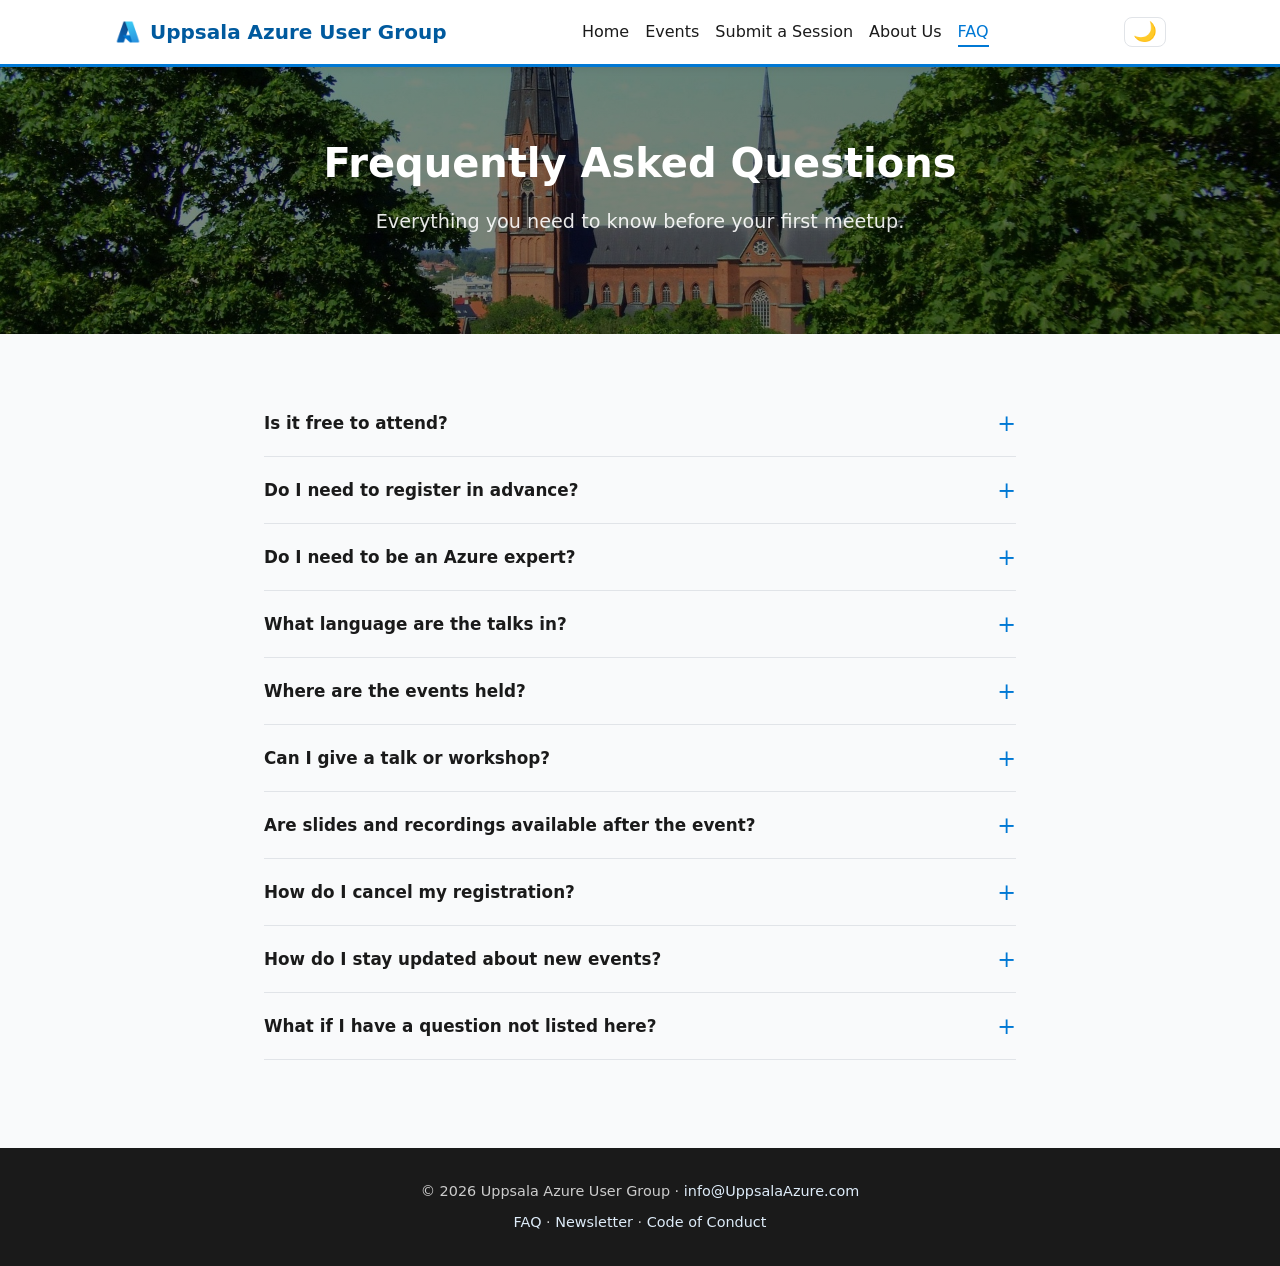
<file: faq.html>
<!DOCTYPE html>
<html lang="en">
<head>
  <!-- Google tag (gtag.js) -->
  <script async src="https://www.googletagmanager.com/gtag/js?id=G-G1XQ7GH321"></script>
  <script>
    window.dataLayer = window.dataLayer || [];
    function gtag(){dataLayer.push(arguments);}
    gtag('js', new Date());
    gtag('config', 'G-G1XQ7GH321');
  </script>
  <meta charset="UTF-8" />
  <meta name="viewport" content="width=device-width, initial-scale=1.0" />
  <title>FAQ – Uppsala Azure User Group</title>
  <meta name="description" content="Frequently asked questions about the Uppsala Azure User Group. Learn about our free meetups, how to attend, and what to expect at UAUG events." />
  <meta name="keywords" content="UAUG FAQ, Uppsala Azure questions, Azure meetup FAQ, cloud computing community questions, Uppsala Sweden tech meetup" />
  <link rel="canonical" href="https://uppsalaazure.com/faq.html" />

  <!-- Open Graph -->
  <meta property="og:title" content="FAQ – Uppsala Azure User Group" />
  <meta property="og:description" content="Frequently asked questions about the Uppsala Azure User Group. Learn about our free meetups, how to attend, and what to expect." />
  <meta property="og:type" content="website" />
  <meta property="og:url" content="https://uppsalaazure.com/faq.html" />
  <meta property="og:image" content="https://uppsalaazure.com/images/luboshouska-uppsala-434006_1920.jpg" />
  <meta property="og:site_name" content="Uppsala Azure User Group" />
  <meta property="og:locale" content="en_US" />

  <!-- Twitter Card -->
  <meta name="twitter:card" content="summary_large_image" />
  <meta name="twitter:title" content="FAQ – Uppsala Azure User Group" />
  <meta name="twitter:description" content="Frequently asked questions about the Uppsala Azure User Group. Learn about our free meetups, how to attend, and what to expect." />
  <meta name="twitter:image" content="https://uppsalaazure.com/images/luboshouska-uppsala-434006_1920.jpg" />

  <!-- Structured Data (FAQPage) -->
  <script type="application/ld+json">
  {
    "@context": "https://schema.org",
    "@type": "FAQPage",
    "name": "FAQ – Uppsala Azure User Group",
    "url": "https://uppsalaazure.com/faq.html",
    "mainEntity": [
      {
        "@type": "Question",
        "name": "Is it free to attend?",
        "acceptedAnswer": {
          "@type": "Answer",
          "text": "Yes! All UAUG events are completely free. We believe in open access to knowledge and community."
        }
      },
      {
        "@type": "Question",
        "name": "Do I need to register in advance?",
        "acceptedAnswer": {
          "@type": "Answer",
          "text": "Yes, please register via our Sign Up page so we can plan for food, drinks, and seating. Spots are limited."
        }
      },
      {
        "@type": "Question",
        "name": "Do I need to be an Azure expert?",
        "acceptedAnswer": {
          "@type": "Answer",
          "text": "Not at all! Our events are for everyone — from complete beginners to seasoned architects. We aim to have a mix of introductory and advanced content."
        }
      },
      {
        "@type": "Question",
        "name": "What language are the talks in?",
        "acceptedAnswer": {
          "@type": "Answer",
          "text": "Talks are in English or Swedish, depending on the speaker. We try to accommodate everyone and will note the language in advance when possible."
        }
      },
      {
        "@type": "Question",
        "name": "Where are the events held?",
        "acceptedAnswer": {
          "@type": "Answer",
          "text": "Our current venue is Viedoc, Stationsgatan 23, 753 40 Uppsala — right by Uppsala Central Station. Check the event details for any venue changes."
        }
      },
      {
        "@type": "Question",
        "name": "Can I give a talk or workshop?",
        "acceptedAnswer": {
          "@type": "Answer",
          "text": "Absolutely! We love community speakers. Head over to Submit a Session and tell us what you'd like to present. All Azure-related topics are welcome."
        }
      },
      {
        "@type": "Question",
        "name": "Are slides and recordings available after the event?",
        "acceptedAnswer": {
          "@type": "Answer",
          "text": "When speakers agree, we publish slides and recordings on the Events page after the meetup. Check the past event cards for links."
        }
      },
      {
        "@type": "Question",
        "name": "How do I cancel my registration?",
        "acceptedAnswer": {
          "@type": "Answer",
          "text": "No worries! Just send an email to info@UppsalaAzure.com and we'll remove you from the list. Please let us know as early as possible so we can free up the spot for someone else."
        }
      },
      {
        "@type": "Question",
        "name": "How do I stay updated about new events?",
        "acceptedAnswer": {
          "@type": "Answer",
          "text": "Sign up for our newsletter to get notified when new events are announced. We only email about upcoming meetups — no spam."
        }
      },
      {
        "@type": "Question",
        "name": "What if I have a question not listed here?",
        "acceptedAnswer": {
          "@type": "Answer",
          "text": "No problem! Reach out to us at info@UppsalaAzure.com and we'll get back to you."
        }
      }
    ]
  }
  </script>

  <link rel="icon" type="image/png" href="images/Azure.png" />
  <link rel="stylesheet" href="css/style.css?v=2" />
</head>
<body>

  <!-- Header -->
  <header class="site-header">
    <div class="container">
      <a href="index.html" class="logo">
        <img src="images/Azure.png" alt="Azure logo" />
        Uppsala Azure User Group
      </a>
      <button class="nav-toggle" aria-label="Toggle navigation">
        <span></span><span></span><span></span>
      </button>
      <ul class="nav-links">
        <li><a href="index.html">Home</a></li>
        <li><a href="events.html">Events</a></li>
        <li><a href="submit-session.html">Submit a Session</a></li>
        <li><a href="about.html">About Us</a></li>
        <li><a href="faq.html">FAQ</a></li>
      </ul>
      <button class="theme-toggle" aria-label="Toggle dark mode"></button>
    </div>
  </header>

  <!-- Page Header -->
  <section class="hero">
    <div class="container">
      <h1>Frequently Asked Questions</h1>
      <p>Everything you need to know before your first meetup.</p>
    </div>
  </section>

  <!-- FAQ -->
  <section class="section">
    <div class="container" style="max-width: 800px;">

      <div class="faq-item">
        <button class="faq-question">Is it free to attend?</button>
        <div class="faq-answer">
          <p>Yes! All UAUG events are completely free. We believe in open access to knowledge and community.</p>
        </div>
      </div>

      <div class="faq-item">
        <button class="faq-question">Do I need to register in advance?</button>
        <div class="faq-answer">
          <p>Yes, please register via our <a href="events.html#register">Events</a> page so we can plan for food, drinks, and seating. Spots are limited.</p>
        </div>
      </div>

      <div class="faq-item">
        <button class="faq-question">Do I need to be an Azure expert?</button>
        <div class="faq-answer">
          <p>Not at all! Our events are for everyone — from complete beginners to seasoned architects. We aim to have a mix of introductory and advanced content.</p>
        </div>
      </div>

      <div class="faq-item">
        <button class="faq-question">What language are the talks in?</button>
        <div class="faq-answer">
          <p>Talks are in English or Swedish, depending on the speaker. We try to accommodate everyone and will note the language in advance when possible.</p>
        </div>
      </div>

      <div class="faq-item">
        <button class="faq-question">Where are the events held?</button>
        <div class="faq-answer">
          <p>Our current venue is Viedoc, Stationsgatan 23, 753 40 Uppsala — right by Uppsala Central Station. Check the event details for any venue changes.</p>
        </div>
      </div>

      <div class="faq-item">
        <button class="faq-question">Can I give a talk or workshop?</button>
        <div class="faq-answer">
          <p>Absolutely! We love community speakers. Head over to <a href="submit-session.html">Submit a Session</a> and tell us what you'd like to present. All Azure-related topics are welcome.</p>
        </div>
      </div>

      <div class="faq-item">
        <button class="faq-question">Are slides and recordings available after the event?</button>
        <div class="faq-answer">
          <p>When speakers agree, we publish slides and recordings on the <a href="events.html">Events</a> page after the meetup. Check the past event cards for links.</p>
          <p style="margin-top: 0.5rem;">We are also working on being able to live stream and record our events in the future, so stay tuned!</p>
        </div>
      </div>

      <div class="faq-item">
        <button class="faq-question">How do I cancel my registration?</button>
        <div class="faq-answer">
          <p>No worries! Just send an email to <a href="mailto:info@UppsalaAzure.com">info@UppsalaAzure.com</a> and we'll remove you from the list. Please let us know as early as possible so we can free up the spot for someone else.</p>
        </div>
      </div>

      <div class="faq-item">
        <button class="faq-question">How do I stay updated about new events?</button>
        <div class="faq-answer">
          <p>Sign up for our <a href="newsletter.html">newsletter</a> to get notified when new events are announced. We only email about upcoming meetups — no spam.</p>
        </div>
      </div>

      <div class="faq-item">
        <button class="faq-question">What if I have a question not listed here?</button>
        <div class="faq-answer">
          <p>No problem! Reach out to us at <a href="mailto:info@UppsalaAzure.com">info@UppsalaAzure.com</a> and we'll get back to you.</p>
        </div>
      </div>

    </div>
  </section>

  <!-- Footer -->
  <footer class="site-footer">
    <div class="container">
      <p>© 2026 Uppsala Azure User Group · <a href="mailto:info@UppsalaAzure.com">info@UppsalaAzure.com</a></p>
      <p style="margin-top: 0.5rem;"><a href="faq.html">FAQ</a> · <a href="newsletter.html">Newsletter</a> · <a href="about.html#code-of-conduct">Code of Conduct</a></p>
    </div>
  </footer>

  <script src="js/main.js?v=2"></script>
</body>
</html>
</file>
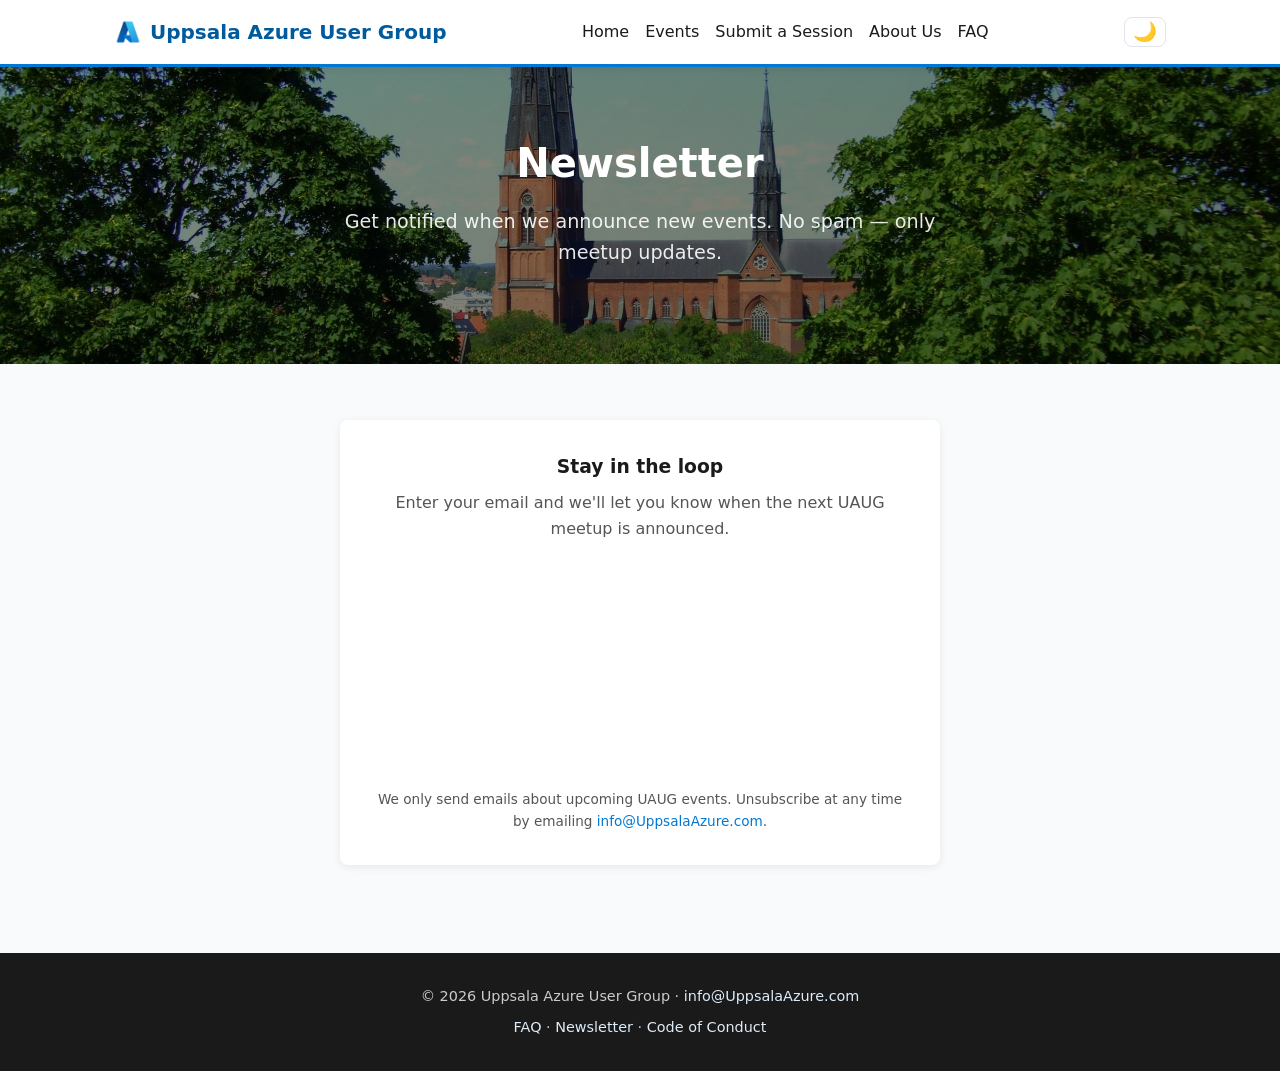
<file: newsletter.html>
<!DOCTYPE html>
<html lang="en">
<head>
  <!-- Google tag (gtag.js) -->
  <script async src="https://www.googletagmanager.com/gtag/js?id=G-G1XQ7GH321"></script>
  <script>
    window.dataLayer = window.dataLayer || [];
    function gtag(){dataLayer.push(arguments);}
    gtag('js', new Date());
    gtag('config', 'G-G1XQ7GH321');
  </script>
  <meta charset="UTF-8" />
  <meta name="viewport" content="width=device-width, initial-scale=1.0" />
  <title>Newsletter – Uppsala Azure User Group</title>
  <meta name="description" content="Subscribe to the Uppsala Azure User Group newsletter to stay updated on upcoming Azure meetups, talks, and workshops in Uppsala, Sweden." />
  <meta name="keywords" content="UAUG newsletter, Uppsala Azure updates, Azure meetup newsletter, cloud computing news Uppsala, Microsoft Azure events email" />
  <link rel="canonical" href="https://uppsalaazure.com/newsletter.html" />

  <!-- Open Graph -->
  <meta property="og:title" content="Newsletter – Uppsala Azure User Group" />
  <meta property="og:description" content="Subscribe to the Uppsala Azure User Group newsletter to stay updated on upcoming Azure meetups, talks, and workshops in Uppsala, Sweden." />
  <meta property="og:type" content="website" />
  <meta property="og:url" content="https://uppsalaazure.com/newsletter.html" />
  <meta property="og:image" content="https://uppsalaazure.com/images/luboshouska-uppsala-434006_1920.jpg" />
  <meta property="og:site_name" content="Uppsala Azure User Group" />
  <meta property="og:locale" content="en_US" />

  <!-- Twitter Card -->
  <meta name="twitter:card" content="summary_large_image" />
  <meta name="twitter:title" content="Newsletter – Uppsala Azure User Group" />
  <meta name="twitter:description" content="Subscribe to the Uppsala Azure User Group newsletter to stay updated on upcoming Azure meetups, talks, and workshops in Uppsala, Sweden." />
  <meta name="twitter:image" content="https://uppsalaazure.com/images/luboshouska-uppsala-434006_1920.jpg" />

  <!-- Structured Data -->
  <script type="application/ld+json">
  {
    "@context": "https://schema.org",
    "@type": "WebPage",
    "name": "Newsletter – Uppsala Azure User Group",
    "description": "Subscribe to the Uppsala Azure User Group newsletter for event updates.",
    "url": "https://uppsalaazure.com/newsletter.html",
    "isPartOf": {
      "@type": "WebSite",
      "name": "Uppsala Azure User Group",
      "url": "https://uppsalaazure.com/"
    }
  }
  </script>

  <link rel="icon" type="image/png" href="images/Azure.png" />
  <link rel="stylesheet" href="css/style.css?v=2" />
</head>
<body>

  <!-- Header -->
  <header class="site-header">
    <div class="container">
      <a href="index.html" class="logo">
        <img src="images/Azure.png" alt="Azure logo" />
        Uppsala Azure User Group
      </a>
      <button class="nav-toggle" aria-label="Toggle navigation">
        <span></span><span></span><span></span>
      </button>
      <ul class="nav-links">
        <li><a href="index.html">Home</a></li>
        <li><a href="events.html">Events</a></li>
        <li><a href="submit-session.html">Submit a Session</a></li>
        <li><a href="about.html">About Us</a></li>
        <li><a href="faq.html">FAQ</a></li>
      </ul>
      <button class="theme-toggle" aria-label="Toggle dark mode"></button>
    </div>
  </header>

  <!-- Page Header -->
  <section class="hero">
    <div class="container">
      <h1>Newsletter</h1>
      <p>Get notified when we announce new events. No spam — only meetup updates.</p>
    </div>
  </section>

  <!-- Newsletter Form -->
  <section class="section">
    <div class="container">
      <div class="signup-section" style="max-width: 600px;">
        <h3 style="margin-bottom: 0.5rem; text-align: center;">Stay in the loop</h3>
        <p style="text-align: center; color: var(--text-light); margin-bottom: 1.5rem;">Enter your email and we'll let you know when the next UAUG meetup is announced.</p>

        <!--
          TODO: Replace with your Tally form for newsletter signup.
          Create a simple Tally form with just an Email field,
          then replace YOUR_NEWSLETTER_FORM_ID below.
        -->
        <iframe
          data-tally-src="https://tally.so/embed/44jDMk?alignLeft=1&hideTitle=1&transparentBackground=1&dynamicHeight=1"
          loading="lazy"
          width="100%"
          height="200"
          frameborder="0"
          marginheight="0"
          marginwidth="0"
          title="Newsletter Signup"
        ></iframe>
        <script>var d=document,w="https://tally.so/widgets/embed.js",v=function(){"undefined"!=typeof Tally?Tally.loadEmbeds():d.querySelectorAll("iframe[data-tally-src]:not([src])").forEach((function(e){e.src=e.dataset.tallySrc}))};if("undefined"!=typeof Tally)v();else if(d.querySelector('script[src="'+w+'"]')==null){var s=d.createElement("script");s.src=w,s.onload=v,s.onerror=v,d.body.appendChild(s);}</script>

        <p style="margin-top: 1rem; font-size: 0.85rem; color: var(--text-light); text-align: center;">
          We only send emails about upcoming UAUG events. Unsubscribe at any time by emailing <a href="mailto:info@UppsalaAzure.com">info@UppsalaAzure.com</a>.
        </p>
      </div>
    </div>
  </section>

  <!-- Footer -->
  <footer class="site-footer">
    <div class="container">
      <p>© 2026 Uppsala Azure User Group · <a href="mailto:info@UppsalaAzure.com">info@UppsalaAzure.com</a></p>
      <p style="margin-top: 0.5rem;"><a href="faq.html">FAQ</a> · <a href="newsletter.html">Newsletter</a> · <a href="about.html#code-of-conduct">Code of Conduct</a></p>
    </div>
  </footer>

  <script src="js/main.js?v=2"></script>
</body>
</html>
</file>
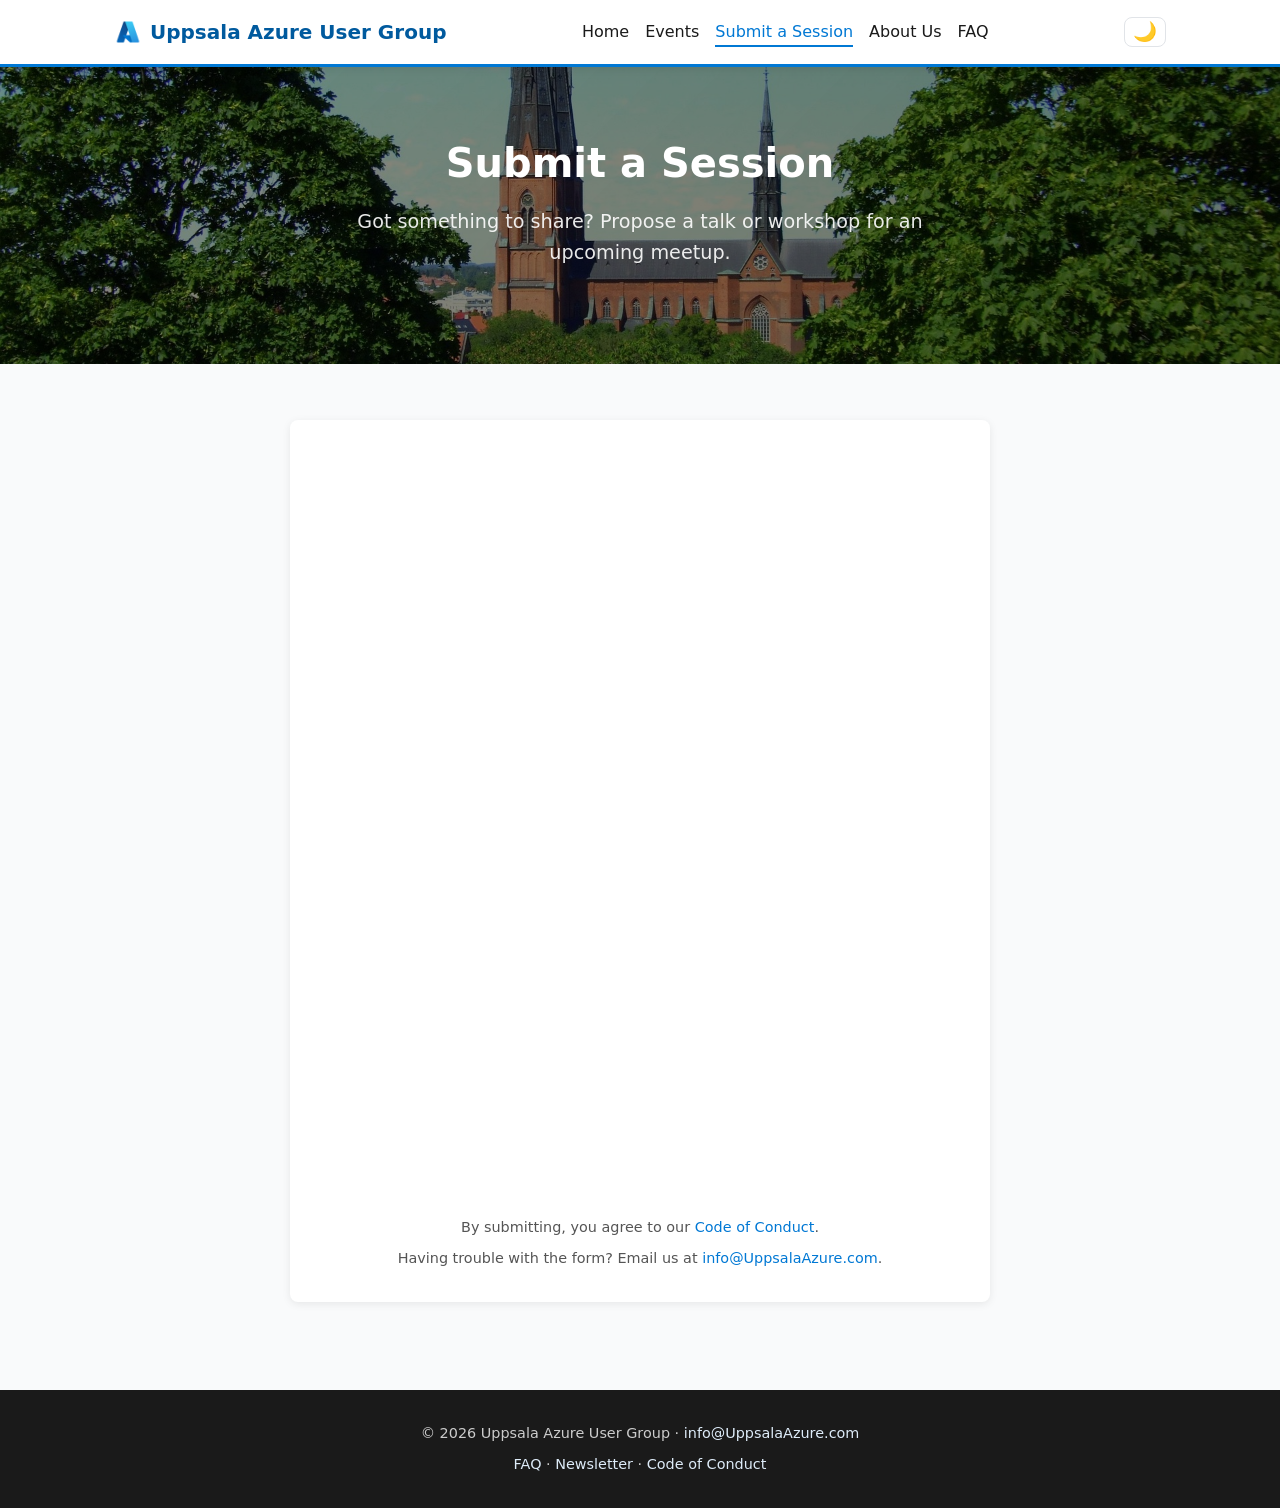
<file: submit-session.html>
<!DOCTYPE html>
<html lang="en">
<head>
  <!-- Google tag (gtag.js) -->
  <script async src="https://www.googletagmanager.com/gtag/js?id=G-G1XQ7GH321"></script>
  <script>
    window.dataLayer = window.dataLayer || [];
    function gtag(){dataLayer.push(arguments);}
    gtag('js', new Date());
    gtag('config', 'G-G1XQ7GH321');
  </script>
  <meta charset="UTF-8" />
  <meta name="viewport" content="width=device-width, initial-scale=1.0" />
  <title>Submit a Session – Uppsala Azure User Group</title>
  <meta name="description" content="Propose a talk or workshop for an upcoming Uppsala Azure User Group meetup. Share your Azure and cloud expertise with the community." />
  <meta name="keywords" content="submit session, propose talk, Azure workshop, UAUG speaker, Uppsala Azure presentation, call for speakers, cloud technology talk" />
  <link rel="canonical" href="https://uppsalaazure.com/submit-session.html" />

  <!-- Open Graph -->
  <meta property="og:title" content="Submit a Session – Uppsala Azure User Group" />
  <meta property="og:description" content="Propose a talk or workshop for an upcoming Uppsala Azure User Group meetup. Share your Azure and cloud expertise with the community." />
  <meta property="og:type" content="website" />
  <meta property="og:url" content="https://uppsalaazure.com/submit-session.html" />
  <meta property="og:image" content="https://uppsalaazure.com/images/luboshouska-uppsala-434006_1920.jpg" />
  <meta property="og:site_name" content="Uppsala Azure User Group" />
  <meta property="og:locale" content="en_US" />

  <!-- Twitter Card -->
  <meta name="twitter:card" content="summary_large_image" />
  <meta name="twitter:title" content="Submit a Session – Uppsala Azure User Group" />
  <meta name="twitter:description" content="Propose a talk or workshop for an upcoming Uppsala Azure User Group meetup. Share your Azure and cloud expertise with the community." />
  <meta name="twitter:image" content="https://uppsalaazure.com/images/luboshouska-uppsala-434006_1920.jpg" />

  <!-- Structured Data -->
  <script type="application/ld+json">
  {
    "@context": "https://schema.org",
    "@type": "WebPage",
    "name": "Submit a Session – Uppsala Azure User Group",
    "description": "Propose a talk or workshop for an upcoming Uppsala Azure User Group meetup.",
    "url": "https://uppsalaazure.com/submit-session.html",
    "isPartOf": {
      "@type": "WebSite",
      "name": "Uppsala Azure User Group",
      "url": "https://uppsalaazure.com/"
    }
  }
  </script>

  <link rel="icon" type="image/png" href="images/Azure.png" />
  <link rel="stylesheet" href="css/style.css?v=2" />
</head>
<body>

  <!-- Header -->
  <header class="site-header">
    <div class="container">
      <a href="index.html" class="logo">
        <img src="images/Azure.png" alt="Azure logo" />
        Uppsala Azure User Group
      </a>
      <button class="nav-toggle" aria-label="Toggle navigation">
        <span></span><span></span><span></span>
      </button>
      <ul class="nav-links">
        <li><a href="index.html">Home</a></li>
        <li><a href="events.html">Events</a></li>
        <li><a href="submit-session.html">Submit a Session</a></li>
        <li><a href="about.html">About Us</a></li>
        <li><a href="faq.html">FAQ</a></li>
      </ul>
      <button class="theme-toggle" aria-label="Toggle dark mode"></button>
    </div>
  </header>

  <!-- Page Header -->
  <section class="hero">
    <div class="container">
      <h1>Submit a Session</h1>
      <p>Got something to share? Propose a talk or workshop for an upcoming meetup.</p>
    </div>
  </section>

  <!-- Session Submission Form (Tally.so embed) -->
  <section class="section">
    <div class="container">
      <div class="signup-section" style="max-width: 700px;">
        <iframe
          data-tally-src="https://tally.so/embed/QK0aqG?alignLeft=1&hideTitle=1&transparentBackground=1&dynamicHeight=1"
          loading="lazy"
          width="100%"
          height="732"
          frameborder="0"
          marginheight="0"
          marginwidth="0"
          title="Submit a Session"
        ></iframe>
        <script>var d=document,w="https://tally.so/widgets/embed.js",v=function(){"undefined"!=typeof Tally?Tally.loadEmbeds():d.querySelectorAll("iframe[data-tally-src]:not([src])").forEach((function(e){e.src=e.dataset.tallySrc}))};if("undefined"!=typeof Tally)v();else if(d.querySelector('script[src="'+w+'"]')==null){var s=d.createElement("script");s.src=w,s.onload=v,s.onerror=v,d.body.appendChild(s);}</script>

        <p style="margin-top: 1.5rem; font-size: 0.9rem; color: var(--text-light); text-align: center;">
          By submitting, you agree to our <a href="about.html#code-of-conduct">Code of Conduct</a>.
        </p>
        <p style="margin-top: 0.5rem; font-size: 0.9rem; color: var(--text-light); text-align: center;">
          Having trouble with the form? Email us at <a href="mailto:info@UppsalaAzure.com">info@UppsalaAzure.com</a>.
        </p>
      </div>
    </div>
  </section>

  <!-- Footer -->
  <footer class="site-footer">
    <div class="container">
      <p>© 2026 Uppsala Azure User Group · <a href="mailto:info@UppsalaAzure.com">info@UppsalaAzure.com</a></p>
      <p style="margin-top: 0.5rem;"><a href="faq.html">FAQ</a> · <a href="newsletter.html">Newsletter</a> · <a href="about.html#code-of-conduct">Code of Conduct</a></p>
    </div>
  </footer>

  <script src="js/main.js?v=2"></script>
</body>
</html>
</file>
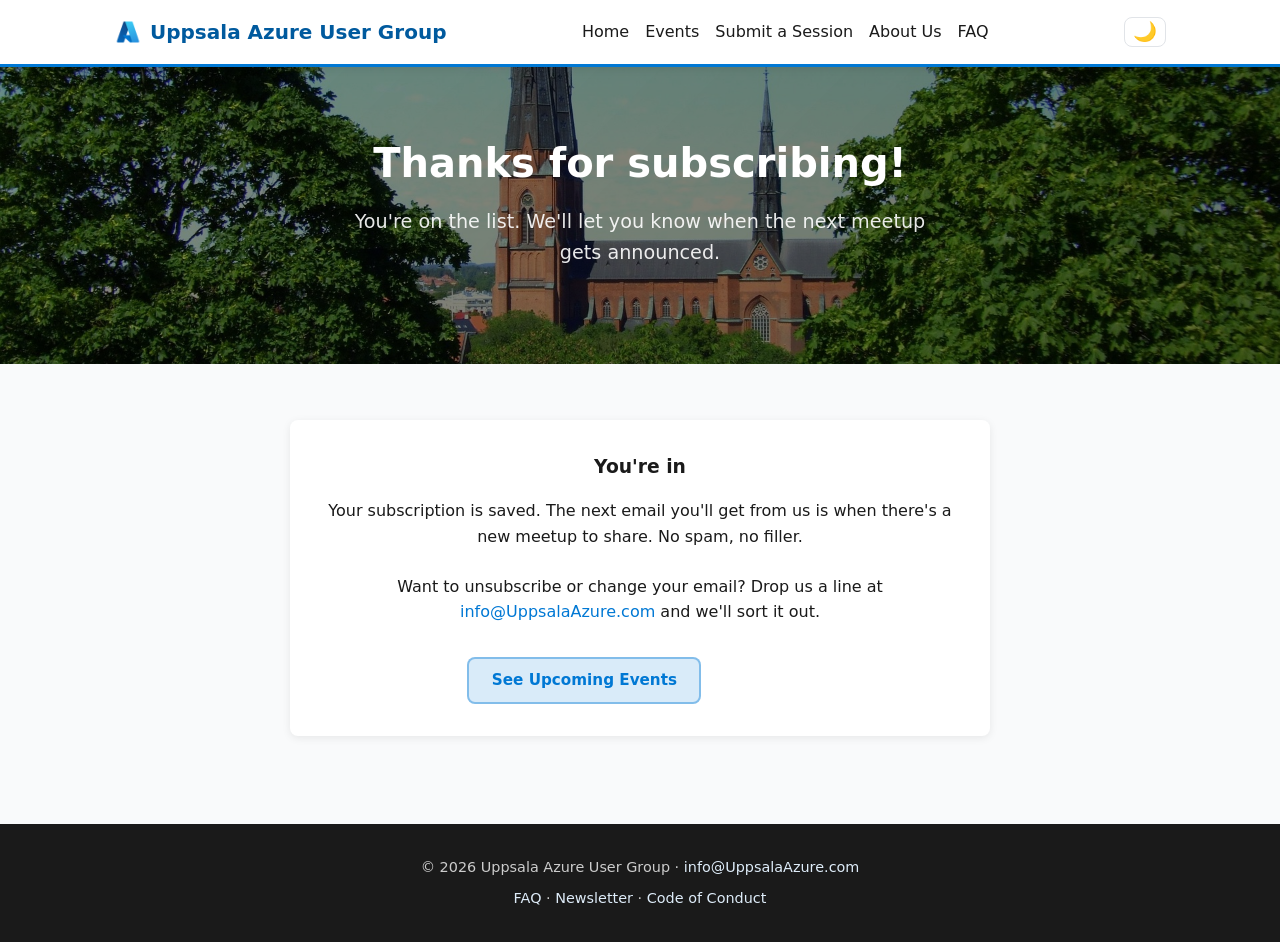
<file: thanks-newsletter.html>
<!DOCTYPE html>
<html lang="en">
<head>
  <!-- Google tag (gtag.js) -->
  <script async src="https://www.googletagmanager.com/gtag/js?id=G-G1XQ7GH321"></script>
  <script>
    window.dataLayer = window.dataLayer || [];
    function gtag(){dataLayer.push(arguments);}
    gtag('js', new Date());
    gtag('config', 'G-G1XQ7GH321');
  </script>
  <meta charset="UTF-8" />
  <meta name="viewport" content="width=device-width, initial-scale=1.0" />
  <meta name="robots" content="noindex" />
  <title>Thanks for Subscribing – Uppsala Azure User Group</title>
  <meta name="description" content="Thanks for subscribing to the Uppsala Azure User Group newsletter. We'll let you know when the next meetup is announced." />
  <link rel="canonical" href="https://uppsalaazure.com/thanks-newsletter.html" />

  <link rel="icon" type="image/png" href="images/Azure.png" />
  <link rel="stylesheet" href="css/style.css?v=2" />
</head>
<body>

  <!-- Header -->
  <header class="site-header">
    <div class="container">
      <a href="index.html" class="logo">
        <img src="images/Azure.png" alt="Azure logo" />
        Uppsala Azure User Group
      </a>
      <button class="nav-toggle" aria-label="Toggle navigation">
        <span></span><span></span><span></span>
      </button>
      <ul class="nav-links">
        <li><a href="index.html">Home</a></li>
        <li><a href="events.html">Events</a></li>
        <li><a href="submit-session.html">Submit a Session</a></li>
        <li><a href="about.html">About Us</a></li>
        <li><a href="faq.html">FAQ</a></li>
      </ul>
      <button class="theme-toggle" aria-label="Toggle dark mode"></button>
    </div>
  </header>

  <!-- Page Header -->
  <section class="hero">
    <div class="container">
      <h1>Thanks for subscribing!</h1>
      <p>You're on the list. We'll let you know when the next meetup gets announced.</p>
    </div>
  </section>

  <!-- Confirmation -->
  <section class="section">
    <div class="container">
      <div class="signup-section" style="max-width: 700px; text-align: center;">
        <h3 style="margin-bottom: 1rem;">You're in</h3>
        <p style="margin-bottom: 1.5rem;">
          Your subscription is saved. The next email you'll get from us is when there's a new meetup to share. No spam, no filler.
        </p>
        <p style="margin-bottom: 1.5rem;">
          Want to unsubscribe or change your email? Drop us a line at
          <a href="mailto:info@UppsalaAzure.com">info@UppsalaAzure.com</a> and we'll sort it out.
        </p>
        <p style="margin-top: 2rem;">
          <a href="events.html" class="btn btn-primary">See Upcoming Events</a>
          <a href="index.html" class="btn btn-outline" style="margin-left: 0.5rem;">Home</a>
        </p>
      </div>
    </div>
  </section>

  <!-- Footer -->
  <footer class="site-footer">
    <div class="container">
      <p>© 2026 Uppsala Azure User Group · <a href="mailto:info@UppsalaAzure.com">info@UppsalaAzure.com</a></p>
      <p style="margin-top: 0.5rem;"><a href="faq.html">FAQ</a> · <a href="newsletter.html">Newsletter</a> · <a href="about.html#code-of-conduct">Code of Conduct</a></p>
    </div>
  </footer>

  <script src="js/main.js?v=2"></script>
</body>
</html>
</file>
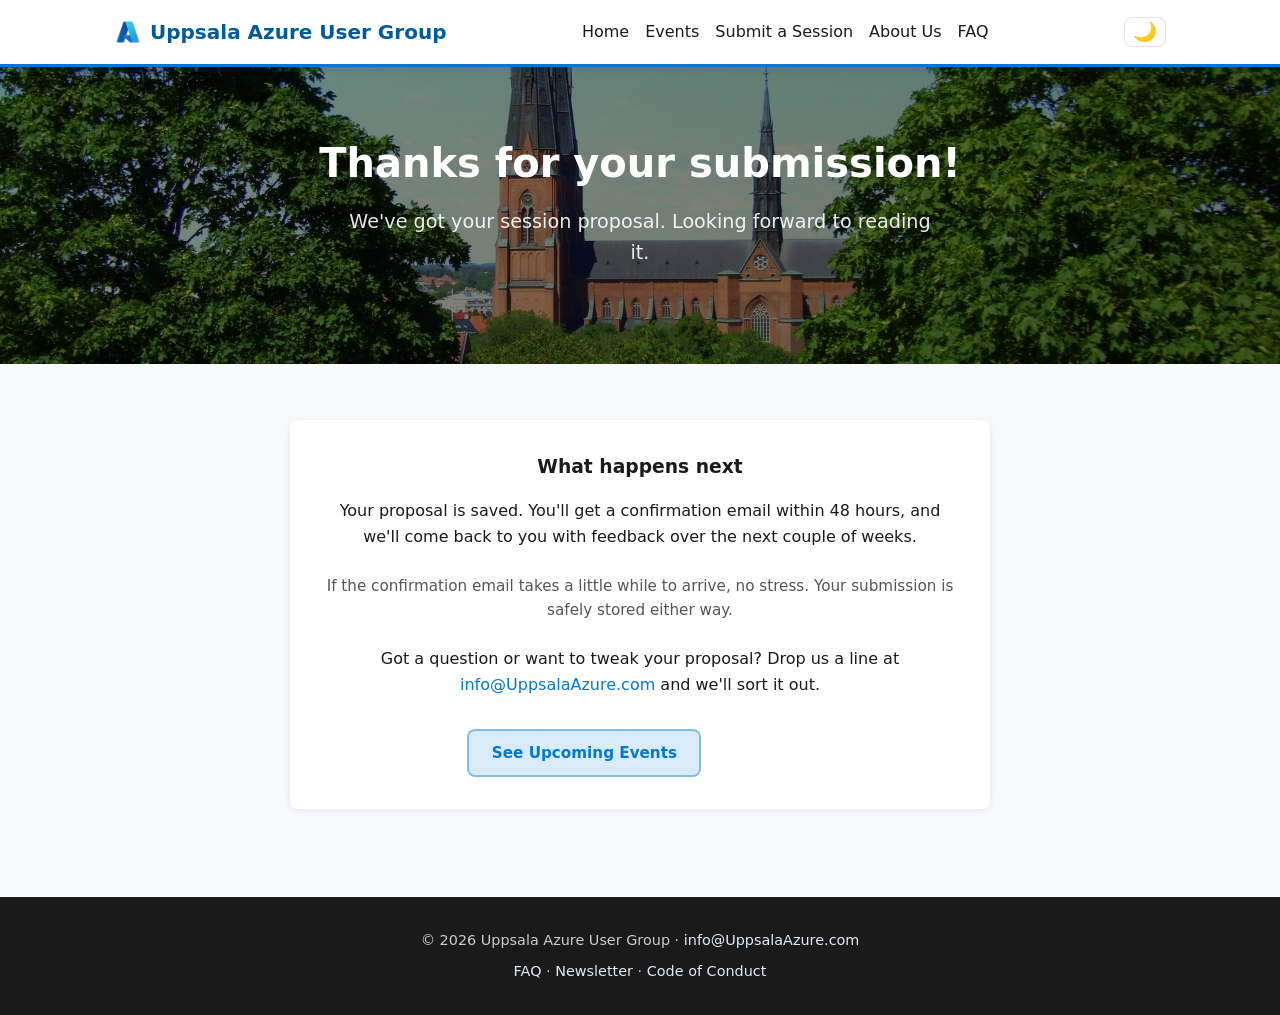
<file: thanks-session.html>
<!DOCTYPE html>
<html lang="en">
<head>
  <!-- Google tag (gtag.js) -->
  <script async src="https://www.googletagmanager.com/gtag/js?id=G-G1XQ7GH321"></script>
  <script>
    window.dataLayer = window.dataLayer || [];
    function gtag(){dataLayer.push(arguments);}
    gtag('js', new Date());
    gtag('config', 'G-G1XQ7GH321');
  </script>
  <meta charset="UTF-8" />
  <meta name="viewport" content="width=device-width, initial-scale=1.0" />
  <meta name="robots" content="noindex" />
  <title>Thanks for Submitting – Uppsala Azure User Group</title>
  <meta name="description" content="Thanks for submitting a session proposal to the Uppsala Azure User Group. We've received your submission and will be in touch." />
  <link rel="canonical" href="https://uppsalaazure.com/thanks-session.html" />

  <link rel="icon" type="image/png" href="images/Azure.png" />
  <link rel="stylesheet" href="css/style.css?v=2" />
</head>
<body>

  <!-- Header -->
  <header class="site-header">
    <div class="container">
      <a href="index.html" class="logo">
        <img src="images/Azure.png" alt="Azure logo" />
        Uppsala Azure User Group
      </a>
      <button class="nav-toggle" aria-label="Toggle navigation">
        <span></span><span></span><span></span>
      </button>
      <ul class="nav-links">
        <li><a href="index.html">Home</a></li>
        <li><a href="events.html">Events</a></li>
        <li><a href="submit-session.html">Submit a Session</a></li>
        <li><a href="about.html">About Us</a></li>
        <li><a href="faq.html">FAQ</a></li>
      </ul>
      <button class="theme-toggle" aria-label="Toggle dark mode"></button>
    </div>
  </header>

  <!-- Page Header -->
  <section class="hero">
    <div class="container">
      <h1>Thanks for your submission!</h1>
      <p>We've got your session proposal. Looking forward to reading it.</p>
    </div>
  </section>

  <!-- Confirmation -->
  <section class="section">
    <div class="container">
      <div class="signup-section" style="max-width: 700px; text-align: center;">
        <h3 style="margin-bottom: 1rem;">What happens next</h3>
        <p style="margin-bottom: 1.5rem;">
          Your proposal is saved. You'll get a confirmation email within 48 hours, and we'll come back to you with feedback over the next couple of weeks.
        </p>
        <p style="margin-bottom: 1.5rem; font-size: 0.95rem; color: var(--text-light);">
          If the confirmation email takes a little while to arrive, no stress. Your submission is safely stored either way.
        </p>
        <p style="margin-bottom: 1.5rem;">
          Got a question or want to tweak your proposal? Drop us a line at
          <a href="mailto:info@UppsalaAzure.com">info@UppsalaAzure.com</a> and we'll sort it out.
        </p>
        <p style="margin-top: 2rem;">
          <a href="events.html" class="btn btn-primary">See Upcoming Events</a>
          <a href="index.html" class="btn btn-outline" style="margin-left: 0.5rem;">Home</a>
        </p>
      </div>
    </div>
  </section>

  <!-- Footer -->
  <footer class="site-footer">
    <div class="container">
      <p>© 2026 Uppsala Azure User Group · <a href="mailto:info@UppsalaAzure.com">info@UppsalaAzure.com</a></p>
      <p style="margin-top: 0.5rem;"><a href="faq.html">FAQ</a> · <a href="newsletter.html">Newsletter</a> · <a href="about.html#code-of-conduct">Code of Conduct</a></p>
    </div>
  </footer>

  <script src="js/main.js?v=2"></script>
</body>
</html>
</file>
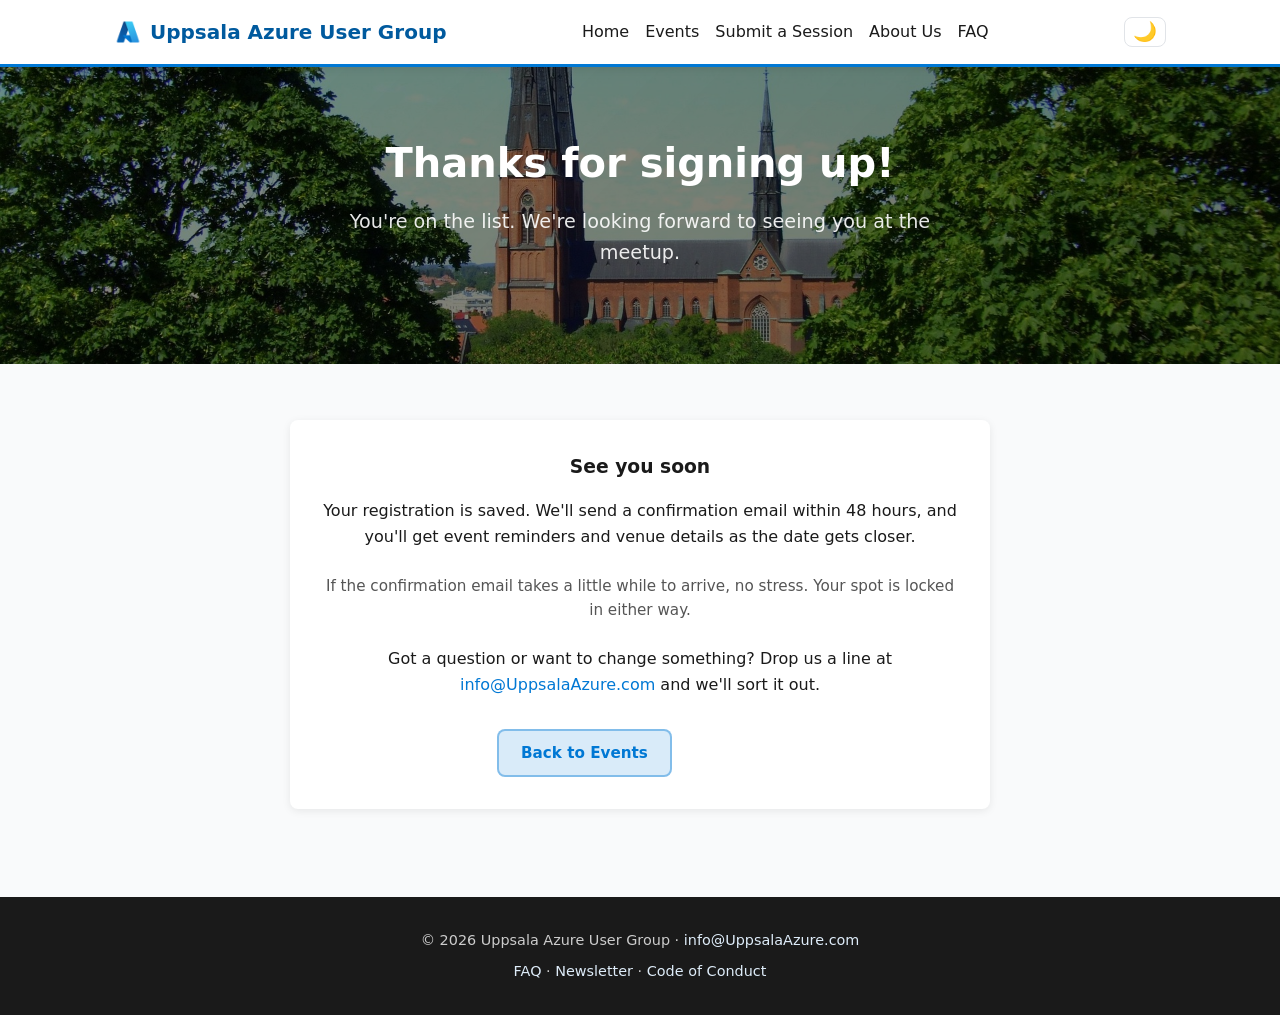
<file: thanks-signup.html>
<!DOCTYPE html>
<html lang="en">
<head>
  <!-- Google tag (gtag.js) -->
  <script async src="https://www.googletagmanager.com/gtag/js?id=G-G1XQ7GH321"></script>
  <script>
    window.dataLayer = window.dataLayer || [];
    function gtag(){dataLayer.push(arguments);}
    gtag('js', new Date());
    gtag('config', 'G-G1XQ7GH321');
  </script>
  <meta charset="UTF-8" />
  <meta name="viewport" content="width=device-width, initial-scale=1.0" />
  <meta name="robots" content="noindex" />
  <title>Thanks for Signing Up – Uppsala Azure User Group</title>
  <meta name="description" content="Thanks for signing up to the Uppsala Azure User Group meetup. We've received your registration." />
  <link rel="canonical" href="https://uppsalaazure.com/thanks-signup.html" />

  <link rel="icon" type="image/png" href="images/Azure.png" />
  <link rel="stylesheet" href="css/style.css?v=2" />
</head>
<body>

  <!-- Header -->
  <header class="site-header">
    <div class="container">
      <a href="index.html" class="logo">
        <img src="images/Azure.png" alt="Azure logo" />
        Uppsala Azure User Group
      </a>
      <button class="nav-toggle" aria-label="Toggle navigation">
        <span></span><span></span><span></span>
      </button>
      <ul class="nav-links">
        <li><a href="index.html">Home</a></li>
        <li><a href="events.html">Events</a></li>
        <li><a href="submit-session.html">Submit a Session</a></li>
        <li><a href="about.html">About Us</a></li>
        <li><a href="faq.html">FAQ</a></li>
      </ul>
      <button class="theme-toggle" aria-label="Toggle dark mode"></button>
    </div>
  </header>

  <!-- Page Header -->
  <section class="hero">
    <div class="container">
      <h1>Thanks for signing up!</h1>
      <p>You're on the list. We're looking forward to seeing you at the meetup.</p>
    </div>
  </section>

  <!-- Confirmation -->
  <section class="section">
    <div class="container">
      <div class="signup-section" style="max-width: 700px; text-align: center;">
        <h3 style="margin-bottom: 1rem;">See you soon</h3>
        <p style="margin-bottom: 1.5rem;">
          Your registration is saved. We'll send a confirmation email within 48 hours, and you'll get event reminders and venue details as the date gets closer.
        </p>
        <p style="margin-bottom: 1.5rem; font-size: 0.95rem; color: var(--text-light);">
          If the confirmation email takes a little while to arrive, no stress. Your spot is locked in either way.
        </p>
        <p style="margin-bottom: 1.5rem;">
          Got a question or want to change something? Drop us a line at
          <a href="mailto:info@UppsalaAzure.com">info@UppsalaAzure.com</a> and we'll sort it out.
        </p>
        <p style="margin-top: 2rem;">
          <a href="events.html" class="btn btn-primary">Back to Events</a>
          <a href="index.html" class="btn btn-outline" style="margin-left: 0.5rem;">Home</a>
        </p>
      </div>
    </div>
  </section>

  <!-- Footer -->
  <footer class="site-footer">
    <div class="container">
      <p>© 2026 Uppsala Azure User Group · <a href="mailto:info@UppsalaAzure.com">info@UppsalaAzure.com</a></p>
      <p style="margin-top: 0.5rem;"><a href="faq.html">FAQ</a> · <a href="newsletter.html">Newsletter</a> · <a href="about.html#code-of-conduct">Code of Conduct</a></p>
    </div>
  </footer>

  <script src="js/main.js?v=2"></script>
</body>
</html>
</file>
<file: css/style.css>
/* === Reset & Base === */
*,
*::before,
*::after {
  box-sizing: border-box;
  margin: 0;
  padding: 0;
}

:root {
  --azure-blue: #0078d4;
  --azure-dark: #005a9e;
  --azure-light: #deecf9;
  --text: #1a1a1a;
  --text-light: #555;
  --bg: #f9fafb;
  --white: #ffffff;
  --border: #e1e4e8;
  --radius: 8px;
  --shadow: 0 2px 8px rgba(0, 0, 0, 0.08);
  --shadow-lg: 0 4px 16px rgba(0, 0, 0, 0.12);
}

/* === Dark theme variables === */
@media (prefers-color-scheme: dark) {
  :root:not([data-theme="light"]) {
    --azure-blue: #4dabf5;
    --azure-dark: #6dc0ff;
    --azure-light: #1a2d42;
    --text: #e4e4e4;
    --text-light: #aaa;
    --bg: #121212;
    --white: #1e1e1e;
    --border: #333;
    --shadow: 0 2px 8px rgba(0, 0, 0, 0.3);
    --shadow-lg: 0 4px 16px rgba(0, 0, 0, 0.4);
  }
}

[data-theme="dark"] {
  --azure-blue: #4dabf5;
  --azure-dark: #6dc0ff;
  --azure-light: #1a2d42;
  --text: #e4e4e4;
  --text-light: #aaa;
  --bg: #121212;
  --white: #1e1e1e;
  --border: #333;
  --shadow: 0 2px 8px rgba(0, 0, 0, 0.3);
  --shadow-lg: 0 4px 16px rgba(0, 0, 0, 0.4);
}

/* === Dark theme overrides for components === */
@media (prefers-color-scheme: dark) {
  :root:not([data-theme="light"]) .badge-upcoming { background: #1a3a1a; color: #4ade80; }
  :root:not([data-theme="light"]) .badge-past { background: #2a2a2a; color: #999; }
  :root:not([data-theme="light"]) .site-footer { background: #1e1e1e; color: #ddd; }
  :root:not([data-theme="light"]) .site-footer a { color: #4dabf5; }
  :root:not([data-theme="light"]) .btn-outline-blue { color: #4dabf5; border-color: #4dabf5; }
  :root:not([data-theme="light"]) .btn-outline-blue:hover { background: rgba(77, 171, 245, 0.1); }
  :root:not([data-theme="light"]) .section-title { color: #ffffff; }
  :root:not([data-theme="light"]) .about-sidebar h3 { color: #ffffff; }
  :root:not([data-theme="light"]) iframe[data-tally-src] { filter: invert(0.88) hue-rotate(180deg); }
  :root:not([data-theme="light"]) .hero { background: linear-gradient(135deg, rgba(0, 0, 0, 0.55), rgba(0, 0, 0, 0.65)), url("../images/luboshouska-uppsala-434006_1920.jpg") center center / cover no-repeat scroll; }
  :root:not([data-theme="light"]) .hero h1,
  :root:not([data-theme="light"]) .hero p { text-shadow: 0 2px 8px rgba(0, 0, 0, 0.7); }
  :root:not([data-theme="light"]) .hero { color: #ffffff; }
  :root:not([data-theme="light"]) .hero .btn-outline { color: #ffffff; border-color: #ffffff; }
  :root:not([data-theme="light"]) .filter-tab { background: #2a2a2a; border-color: #444; color: #e4e4e4; }
  :root:not([data-theme="light"]) .filter-tab:hover { border-color: #4dabf5; color: #4dabf5; }
  :root:not([data-theme="light"]) .filter-tab.active { background: #4dabf5; color: #ffffff; border-color: #4dabf5; }
  :root:not([data-theme="light"]) .signup-section { background: #252525; border: 1px solid #333; }
  :root:not([data-theme="light"]) .signup-section h3 { color: #ffffff; }
  :root:not([data-theme="light"]) .newsletter-cta { background: linear-gradient(135deg, #1a6bc4, #004080); }
  :root:not([data-theme="light"]) .newsletter-cta .section-title { color: #ffffff; }
  :root:not([data-theme="light"]) .faq-question { color: #e4e4e4; }
  :root:not([data-theme="light"]) .faq-item { border-color: #333; }
  :root:not([data-theme="light"]) .btn-primary { background: #1a6bc4; color: #ffffff; }
  :root:not([data-theme="light"]) .btn-primary:hover { background: #1558a8; }
  :root:not([data-theme="light"]) .reg-counter { background: #1a1a1a; border-color: #333; }
  :root:not([data-theme="light"]) .event-card-header { background: #1a2d42; }
  :root:not([data-theme="light"]) .event-card-header h3 { color: #ffffff; }
}

[data-theme="dark"] .badge-upcoming { background: #1a3a1a; color: #4ade80; }
[data-theme="dark"] .badge-past { background: #2a2a2a; color: #999; }
[data-theme="dark"] .site-footer { background: #1e1e1e; color: #ddd; }
[data-theme="dark"] .site-footer a { color: #4dabf5; }
[data-theme="dark"] .btn-outline-blue { color: #4dabf5; border-color: #4dabf5; }
[data-theme="dark"] .btn-outline-blue:hover { background: rgba(77, 171, 245, 0.1); }
[data-theme="dark"] .section-title { color: #ffffff; }
[data-theme="dark"] .about-sidebar h3 { color: #ffffff; }
[data-theme="dark"] iframe[data-tally-src] { filter: invert(0.88) hue-rotate(180deg); }
[data-theme="dark"] .hero { background: linear-gradient(135deg, rgba(0, 0, 0, 0.55), rgba(0, 0, 0, 0.65)), url("../images/luboshouska-uppsala-434006_1920.jpg") center center / cover no-repeat scroll; }
[data-theme="dark"] .hero h1,
[data-theme="dark"] .hero p { text-shadow: 0 2px 8px rgba(0, 0, 0, 0.7); }
[data-theme="dark"] .hero { color: #ffffff; }
[data-theme="dark"] .hero .btn-outline { color: #ffffff; border-color: #ffffff; }
[data-theme="dark"] .filter-tab { background: #2a2a2a; border-color: #444; color: #e4e4e4; }
[data-theme="dark"] .filter-tab:hover { border-color: #4dabf5; color: #4dabf5; }
[data-theme="dark"] .filter-tab.active { background: #4dabf5; color: #ffffff; border-color: #4dabf5; }
[data-theme="dark"] .signup-section { background: #252525; border: 1px solid #333; }
[data-theme="dark"] .signup-section h3 { color: #ffffff; }
[data-theme="dark"] .newsletter-cta { background: linear-gradient(135deg, #1a6bc4, #004080); }
[data-theme="dark"] .newsletter-cta .section-title { color: #ffffff; }
[data-theme="dark"] .faq-question { color: #e4e4e4; }
[data-theme="dark"] .faq-item { border-color: #333; }
[data-theme="dark"] .btn-primary { background: #1a6bc4; color: #ffffff; }
[data-theme="dark"] .btn-primary:hover { background: #1558a8; }
[data-theme="dark"] .reg-counter { background: #1a1a1a; border-color: #333; }
[data-theme="dark"] .event-card-header { background: #1a2d42; }
[data-theme="dark"] .event-card-header h3 { color: #ffffff; }

/* === Theme toggle button === */
.theme-toggle {
  background: none;
  border: 1px solid var(--border);
  border-radius: var(--radius);
  cursor: pointer;
  font-size: 1.2rem;
  padding: 0.3rem 0.5rem;
  line-height: 1;
  transition: border-color 0.2s;
  color: var(--text);
}

.theme-toggle:hover {
  border-color: var(--azure-blue);
}

html {
  scroll-behavior: smooth;
}

body {
  font-family: "Segoe UI", system-ui, -apple-system, sans-serif;
  color: var(--text);
  background: var(--bg);
  line-height: 1.6;
}

a {
  color: var(--azure-blue);
  text-decoration: none;
}

a:hover {
  text-decoration: underline;
}

img {
  max-width: 100%;
}

/* === Layout === */
.container {
  max-width: 1100px;
  margin: 0 auto;
  padding: 0 1.5rem;
}

/* === Header / Nav === */
.site-header {
  background: var(--white);
  border-bottom: 3px solid var(--azure-blue);
  position: sticky;
  top: 0;
  z-index: 100;
  box-shadow: var(--shadow);
}

.site-header .container {
  display: flex;
  align-items: center;
  justify-content: space-between;
  min-height: 64px;
  padding-top: 0.5rem;
  padding-bottom: 0.5rem;
}

.logo {
  font-size: 1.25rem;
  font-weight: 700;
  color: var(--azure-dark);
  display: flex;
  align-items: center;
  gap: 0.5rem;
}

.logo img {
  width: 28px;
  height: 28px;
  object-fit: contain;
}

.nav-links {
  display: flex;
  gap: 1rem;
  list-style: none;
  flex-wrap: wrap;
}

.nav-links li {
  white-space: nowrap;
}

.nav-links a {
  color: var(--text);
  font-weight: 500;
  padding: 0.25rem 0;
  border-bottom: 2px solid transparent;
  transition: border-color 0.2s;
}

.nav-links a:hover,
.nav-links a.active {
  color: var(--azure-blue);
  border-bottom-color: var(--azure-blue);
  text-decoration: none;
}

.nav-toggle {
  display: none;
  background: none;
  border: none;
  cursor: pointer;
  padding: 0.5rem;
}

.nav-toggle span {
  display: block;
  width: 24px;
  height: 2px;
  background: var(--text);
  margin: 5px 0;
  transition: 0.3s;
}

/* === Hero === */
.hero {
  background:
    linear-gradient(135deg, rgba(0, 0, 0, 0.45), rgba(0, 0, 0, 0.55)),
    url("../images/luboshouska-uppsala-434006_1920.jpg") center center / cover no-repeat scroll;
  color: #ffffff;
  padding: 4rem 0;
  text-align: center;
}

.hero h1 {
  font-size: 2.5rem;
  margin-bottom: 0.75rem;
}

.hero p {
  font-size: 1.2rem;
  opacity: 0.9;
  max-width: 600px;
  margin: 0 auto 2rem;
}

.hero .btn {
  font-size: 1.1rem;
  padding: 0.75rem 2rem;
}

.btn-hero {
  display: inline-block;
  padding: 1rem 2.5rem;
  font-size: 1.15rem;
  font-weight: 700;
  letter-spacing: 0.02em;
  color: #ffffff;
  background: rgba(255, 255, 255, 0.2);
  border: 2px solid rgba(255, 255, 255, 0.5);
  border-radius: 50px;
  text-decoration: none;
  transition: all 0.3s ease;
}

.btn-hero:hover {
  background: rgba(255, 255, 255, 0.35);
  transform: translateY(-2px) scale(1.03);
  text-decoration: none;
}

.btn-hero:active {
  transform: translateY(0) scale(1);
}

/* === Buttons === */
.btn {
  display: inline-block;
  padding: 0.6rem 1.4rem;
  border-radius: var(--radius);
  font-weight: 600;
  font-size: 0.95rem;
  cursor: pointer;
  border: none;
  transition: background 0.2s, transform 0.1s;
}

.btn:hover {
  text-decoration: none;
  transform: translateY(-1px);
}

.btn-primary {
  background: rgba(0, 120, 212, 0.15);
  color: var(--azure-blue);
  border: 2px solid rgba(0, 120, 212, 0.4);
}

.btn-primary:hover {
  background: rgba(0, 120, 212, 0.25);
}

.btn-outline {
  background: rgba(255, 255, 255, 0.2);
  color: #ffffff;
  border: 2px solid rgba(255, 255, 255, 0.5);
}

.btn-outline:hover {
  background: rgba(255, 255, 255, 0.3);
}

.btn-outline-blue {
  background: rgba(0, 120, 212, 0.15);
  color: var(--azure-blue);
  border: 2px solid rgba(0, 120, 212, 0.4);
}

.btn-outline-blue:hover {
  background: var(--azure-light);
}

/* === Sections === */
.section {
  padding: 3.5rem 0;
}

.section-title {
  font-size: 1.75rem;
  margin-bottom: 0.5rem;
  color: var(--azure-dark);
  text-align: center;
}

.section-subtitle {
  color: var(--text-light);
  margin-bottom: 2rem;
  text-align: center;
}

/* === Event Cards === */
.event-grid {
  display: grid;
  gap: 1.5rem;
}

.event-card {
  background: var(--white);
  border-radius: var(--radius);
  box-shadow: var(--shadow);
  overflow: hidden;
  transition: box-shadow 0.2s, transform 0.2s;
}

.event-card:hover {
  box-shadow: var(--shadow-lg);
  transform: translateY(-2px);
}

.event-card-header {
  background: var(--azure-light);
  padding: 1.25rem 1.5rem;
  border-left: 4px solid var(--azure-blue);
}

.event-card-header h3 {
  font-size: 1.15rem;
  margin-bottom: 0.25rem;
}

.event-meta {
  display: flex;
  flex-wrap: wrap;
  gap: 1rem;
  font-size: 0.9rem;
  color: var(--text-light);
}

.event-meta span {
  display: flex;
  align-items: center;
  gap: 0.3rem;
  white-space: nowrap;
}

.event-card-body {
  padding: 1.25rem 1.5rem;
}

.event-card-body p {
  margin-bottom: 1rem;
}

/* === Countdown timer === */
.countdown {
  display: flex;
  justify-content: center;
  gap: 1rem;
  margin: 1.25rem 0 0.5rem;
}

.countdown-item {
  display: flex;
  flex-direction: column;
  align-items: center;
  background: var(--azure-blue);
  color: #fff;
  border-radius: var(--radius);
  padding: 0.75rem 1rem;
  min-width: 70px;
}

.countdown-number {
  font-size: 1.6rem;
  font-weight: 700;
  line-height: 1;
}

.countdown-label {
  font-size: 0.7rem;
  text-transform: uppercase;
  letter-spacing: 0.05em;
  margin-top: 0.25rem;
  opacity: 0.85;
}

.countdown.event-live .countdown-item {
  background: #2e7d32;
}

.countdown.event-passed .countdown-item {
  background: var(--text-light);
}

@media (max-width: 480px) {
  .countdown { gap: 0.5rem; }
  .countdown-item { min-width: 55px; padding: 0.5rem 0.6rem; }
  .countdown-number { font-size: 1.2rem; }
}

/* === Registration counter === */
.reg-counter {
  margin: 1.25rem 0;
  padding: 1rem;
  background: var(--bg);
  border-radius: var(--radius);
  border: 1px solid var(--border);
}

.reg-counter-label {
  display: flex;
  justify-content: space-between;
  align-items: baseline;
  margin-bottom: 0.5rem;
  font-size: 0.95rem;
}

.reg-counter-label strong {
  font-size: 1.1rem;
}

.reg-counter-bar {
  height: 10px;
  background: var(--border);
  border-radius: 999px;
  overflow: hidden;
}

.reg-counter-fill {
  height: 100%;
  background: var(--azure-blue);
  border-radius: 999px;
  transition: width 0.4s ease;
}

.reg-counter-fill.almost-full {
  background: #e8912d;
}

.reg-counter-fill.full {
  background: #d32f2f;
}

/* === FAQ === */
.faq-item {
  border-bottom: 1px solid var(--border);
}

.faq-question {
  width: 100%;
  text-align: left;
  background: none;
  border: none;
  padding: 1.25rem 0;
  font-size: 1.05rem;
  font-weight: 600;
  font-family: inherit;
  color: var(--text);
  cursor: pointer;
  display: flex;
  justify-content: space-between;
  align-items: center;
  gap: 1rem;
}

.faq-question::after {
  content: "+";
  font-size: 1.4rem;
  font-weight: 400;
  color: var(--azure-blue);
  flex-shrink: 0;
  transition: transform 0.2s;
}

.faq-question.open::after {
  content: "−";
}

.faq-question:hover {
  color: var(--azure-blue);
}

.faq-answer {
  display: none;
  padding: 0 0 1.25rem;
  color: var(--text-light);
  line-height: 1.7;
}

.faq-answer.open {
  display: block;
}

/* === Slides & Recordings === */
.resources {
  display: flex;
  gap: 0.5rem;
  flex-wrap: wrap;
  margin-top: 1rem;
}

.resources a {
  display: inline-flex;
  align-items: center;
  gap: 0.3rem;
}

/* === Agenda === */
.agenda {
  list-style: none;
  margin: 1rem 0;
}

.agenda li {
  padding: 0.5rem 0;
  border-bottom: 1px solid var(--border);
}

.agenda li:last-child {
  border-bottom: none;
}

.agenda-time {
  font-weight: 600;
  color: var(--azure-blue);
  min-width: 90px;
  flex-shrink: 0;
}

/* === Upcoming badge === */
.badge {
  display: inline-block;
  padding: 0.2rem 0.6rem;
  border-radius: 999px;
  font-size: 0.75rem;
  font-weight: 600;
  text-transform: uppercase;
}

.badge-upcoming {
  background: #dff6dd;
  color: #1a7f37;
}

.badge-past {
  background: #eee;
  color: #666;
}

/* === Sign-up Form === */
.signup-section {
  background: var(--white);
  border-radius: var(--radius);
  box-shadow: var(--shadow);
  padding: 2rem;
  max-width: 600px;
  margin: 0 auto;
}

.form-group {
  margin-bottom: 1.25rem;
}

.form-group label {
  display: block;
  font-weight: 600;
  margin-bottom: 0.4rem;
  font-size: 0.95rem;
}

.form-group input,
.form-group select,
.form-group textarea {
  width: 100%;
  padding: 0.6rem 0.75rem;
  border: 1px solid var(--border);
  border-radius: var(--radius);
  font-size: 1rem;
  font-family: inherit;
  transition: border-color 0.2s;
}

.form-group input:focus,
.form-group select:focus,
.form-group textarea:focus {
  outline: none;
  border-color: var(--azure-blue);
  box-shadow: 0 0 0 3px rgba(0, 120, 212, 0.15);
}

/* === About section === */
.about-content {
  display: grid;
  grid-template-columns: 2fr 1fr;
  gap: 2rem;
  align-items: start;
}

.about-sidebar {
  background: var(--white);
  border-radius: var(--radius);
  padding: 1.5rem;
  box-shadow: var(--shadow);
}

.about-sidebar h3 {
  margin-bottom: 0.75rem;
  color: var(--azure-dark);
}

.about-sidebar ul {
  list-style: none;
}

.about-sidebar li {
  padding: 0.4rem 0;
  border-bottom: 1px solid var(--border);
}

.about-sidebar li:last-child {
  border-bottom: none;
}

/* === Footer === */
.site-footer {
  background: var(--text);
  color: #ccc;
  padding: 2rem 0;
  text-align: center;
  font-size: 0.9rem;
  margin-top: 2rem;
}

.site-footer a {
  color: var(--azure-light);
}

/* === Filter tabs === */
.filter-tabs {
  display: flex;
  gap: 0.5rem;
  margin-bottom: 2rem;
  flex-wrap: wrap;
}

.filter-tab {
  padding: 0.4rem 1rem;
  border-radius: 999px;
  border: 1px solid var(--border);
  background: var(--white);
  cursor: pointer;
  font-size: 0.9rem;
  font-family: inherit;
  transition: all 0.2s;
}

.filter-tab:hover {
  border-color: var(--azure-blue);
  color: var(--azure-blue);
}

.filter-tab.active {
  background: var(--azure-blue);
  color: var(--white);
  border-color: var(--azure-blue);
}

/* === Collapsible agenda === */
.agenda-toggle {
  background: none;
  border: none;
  color: var(--azure-blue);
  font-weight: 600;
  cursor: pointer;
  font-size: 0.9rem;
  font-family: inherit;
  padding: 0;
  display: flex;
  align-items: center;
  gap: 0.3rem;
}

.agenda-toggle:hover {
  text-decoration: underline;
}

.agenda-toggle .arrow {
  transition: transform 0.2s;
  display: inline-block;
}

.agenda-toggle.open .arrow {
  transform: rotate(90deg);
}

.agenda-content {
  display: none;
}

.agenda-content.open {
  display: block;
}

/* === Newsletter CTA === */
.newsletter-cta {
  background: linear-gradient(135deg, var(--azure-blue), #005a9e);
  color: #ffffff;
}

/* === Responsive === */
@media (max-width: 900px) {
  .logo {
    font-size: 0.95rem;
  }

  .hero h1 {
    font-size: 1.75rem;
  }

  .hero p {
    font-size: 1rem;
  }

  .about-content {
    grid-template-columns: 1fr;
  }

  .nav-toggle {
    display: block;
  }

  .nav-links {
    display: none;
    position: absolute;
    top: 64px;
    left: 0;
    right: 0;
    background: var(--white);
    flex-direction: column;
    padding: 1rem 1.5rem;
    border-bottom: 1px solid var(--border);
    box-shadow: var(--shadow);
  }

  .nav-links.open {
    display: flex;
  }
}
</file>
